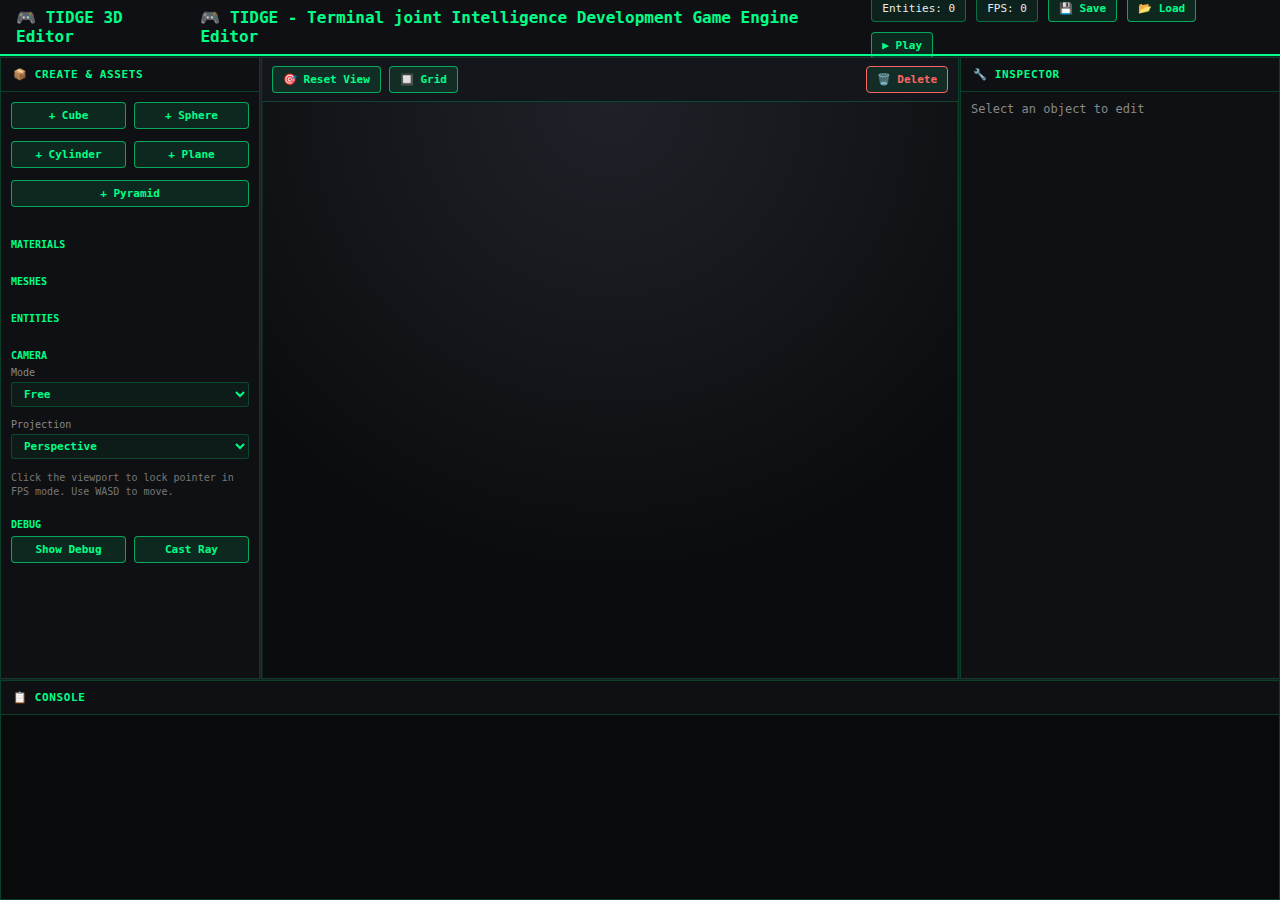
<file: editor-aaa.html>
<!DOCTYPE html>
<html lang="en">
<head>
  <meta charset="UTF-8">
  <meta name="viewport" content="width=device-width, initial-scale=1.0">
  <title>TIDGE - Terminal joint Intelligence Development Game Engine Editor</title>
  <style>
    * { margin: 0; padding: 0; box-sizing: border-box; }
    html, body { width: 100%; height: 100%; font-family: 'Monaco', monospace; background: #0a0b0d; color: #ececed; overflow: hidden; }

    .layout {
      display: grid;
      grid-template-columns: 260px 1fr 320px;
      grid-template-rows: 56px 1fr 220px;
      height: 100vh;
      gap: 1px;
      background: #1a1d22;
    }

    .header {
      grid-column: 1 / -1;
      background: #0f1013;
      border-bottom: 2px solid #00ff88;
      padding: 10px 16px;
      display: flex;
      justify-content: space-between;
      align-items: center;
      gap: 12px;
    }

    .title { font-size: 16px; font-weight: bold; color: #00ff88; }
    .stats { display: flex; gap: 10px; font-size: 11px; align-items: center; flex-wrap: wrap; }
    .stat { background: rgba(0, 255, 136, 0.08); border: 1px solid rgba(0, 255, 136, 0.35); padding: 6px 10px; border-radius: 4px; }

    button, select {
      background: rgba(0, 255, 136, 0.1);
      border: 1px solid rgba(0, 255, 136, 0.6);
      color: #00ff88;
      padding: 6px 10px;
      border-radius: 4px;
      cursor: pointer;
      font-size: 11px;
      font-weight: bold;
      font-family: monospace;
    }

    button:hover { background: rgba(0, 255, 136, 0.2); }
    button.active { background: #00ff88; color: #0a0b0d; }

    .panel {
      background: rgba(15, 16, 19, 0.95);
      border: 1px solid rgba(0, 255, 136, 0.2);
      display: flex;
      flex-direction: column;
      overflow: hidden;
    }

    .panel-title {
      padding: 10px 12px;
      border-bottom: 1px solid rgba(0, 255, 136, 0.2);
      font-weight: bold;
      color: #00ff88;
      font-size: 11px;
      text-transform: uppercase;
      letter-spacing: 0.6px;
    }

    .panel-content {
      flex: 1;
      overflow-y: auto;
      padding: 10px;
    }

    .left { grid-row: 2; grid-column: 1; }
    .center { grid-row: 2; grid-column: 2; display: flex; flex-direction: column; }
    .right { grid-row: 2; grid-column: 3; }
    .bottom { grid-row: 3; grid-column: 1 / -1; }

    .button-group {
      display: grid;
      grid-template-columns: 1fr 1fr;
      gap: 8px;
      margin-bottom: 12px;
    }

    .asset-item {
      padding: 8px 10px;
      margin-bottom: 6px;
      background: rgba(0, 255, 136, 0.05);
      border: 1px solid rgba(0, 255, 136, 0.15);
      border-radius: 4px;
      cursor: pointer;
      font-size: 11px;
    }

    .asset-item:hover { background: rgba(0, 255, 136, 0.15); border-color: #00ff88; }

    .asset-category {
      font-weight: bold;
      color: #00ff88;
      padding: 8px 0 6px;
      margin-top: 12px;
      font-size: 10px;
      text-transform: uppercase;
    }

    .viewport-wrap {
      position: relative;
      flex: 1;
      background: radial-gradient(circle at top, #1e2228 0%, #0b0c0f 70%);
      border-left: 1px solid rgba(0, 255, 136, 0.1);
      border-right: 1px solid rgba(0, 255, 136, 0.1);
    }

    #viewport, #overlay {
      position: absolute;
      top: 0;
      left: 0;
      width: 100%;
      height: 100%;
    }

    #overlay { pointer-events: none; }

    .toolbar {
      padding: 8px 10px;
      background: rgba(20, 23, 28, 0.9);
      border-bottom: 1px solid rgba(0, 255, 136, 0.2);
      display: flex;
      gap: 8px;
      align-items: center;
      flex-wrap: wrap;
    }

    .toolbar .spacer { flex: 1; }

    input[type="number"], input[type="text"], select {
      background: rgba(0, 255, 136, 0.05);
      border: 1px solid rgba(0, 255, 136, 0.2);
      color: #00ff88;
      padding: 4px 8px;
      border-radius: 3px;
      font-size: 11px;
      font-family: monospace;
      width: 100%;
    }

    .property {
      margin-bottom: 12px;
    }

    .property-label {
      font-size: 10px;
      color: #888;
      margin-bottom: 4px;
    }

    #console {
      flex: 1;
      overflow-y: auto;
      padding: 12px;
      font-size: 11px;
      background: rgba(0, 0, 0, 0.35);
    }

    .log { padding: 4px 0; border-bottom: 1px solid rgba(0, 255, 136, 0.1); }
    .log.error { color: #ff6464; }
    .log.success { color: #00ff88; }
    .log.info { color: #00ccff; }

    .hint {
      font-size: 10px;
      color: #777;
      margin-top: 6px;
      line-height: 1.4;
    }

    ::-webkit-scrollbar { width: 8px; }
    ::-webkit-scrollbar-track { background: rgba(0, 255, 136, 0.05); }
    ::-webkit-scrollbar-thumb { background: rgba(0, 255, 136, 0.2); border-radius: 4px; }
    ::-webkit-scrollbar-thumb:hover { background: rgba(0, 255, 136, 0.4); }
  </style>
</head>
<body>
  <div class="layout">
    <div class="header">
      <div class="title">🎮 TIDGE 3D Editor</div>
      <div class="title">🎮 TIDGE - Terminal joint Intelligence Development Game Engine Editor</div>
      <div class="stats">
        <div class="stat">Entities: <span id="entityCount">0</span></div>
        <div class="stat">FPS: <span id="fpsCount">0</span></div>
        <button onclick="editorSave()">💾 Save</button>
        <button onclick="editorLoad()">📂 Load</button>
        <button id="playBtn" onclick="togglePlay()">▶ Play</button>
      </div>
    </div>

    <div class="panel left">
      <div class="panel-title">📦 Create & Assets</div>
      <div class="panel-content">
        <div class="button-group">
          <button onclick="createCube()">+ Cube</button>
          <button onclick="createSphere()">+ Sphere</button>
        </div>
        <div class="button-group">
          <button onclick="createCylinder()">+ Cylinder</button>
          <button onclick="createPlane()">+ Plane</button>
        </div>
        <button style="width: 100%; margin-bottom: 12px;" onclick="createPyramid()">+ Pyramid</button>

        <div class="asset-category">Materials</div>
        <div id="materialsList"></div>

        <div class="asset-category">Meshes</div>
        <div id="meshesList"></div>

        <div class="asset-category">Entities</div>
        <div id="entityList"></div>

        <div class="asset-category">Camera</div>
        <div class="property">
          <div class="property-label">Mode</div>
          <select id="cameraMode" onchange="setCameraMode(this.value)">
            <option value="free">Free</option>
            <option value="fps">FPS (Pointer Lock)</option>
          </select>
        </div>
        <div class="property">
          <div class="property-label">Projection</div>
          <select id="cameraProjection" onchange="setCameraProjection(this.value)">
            <option value="perspective">Perspective</option>
            <option value="orthographic">Orthographic</option>
          </select>
        </div>
        <div class="hint">Click the viewport to lock pointer in FPS mode. Use WASD to move.</div>

        <div class="asset-category">Debug</div>
        <div class="button-group">
          <button id="debugToggle" onclick="toggleDebug()">Show Debug</button>
          <button onclick="castDebugRay()">Cast Ray</button>
        </div>
      </div>
    </div>

    <div class="center panel">
      <div class="toolbar">
        <button onclick="resetView()">🎯 Reset View</button>
        <button onclick="toggleGrid()">🔲 Grid</button>
        <div class="spacer"></div>
        <button onclick="selectedEntity ? deleteEntity() : null" style="border-color: #ff6464; color: #ff6464;">🗑️ Delete</button>
      </div>
      <div class="viewport-wrap">
        <canvas id="viewport"></canvas>
        <canvas id="overlay"></canvas>
      </div>
    </div>

    <div class="panel right">
      <div class="panel-title">🔧 Inspector</div>
      <div class="panel-content" id="inspector">
        <div style="color: #888; font-size: 12px;">Select an object to edit</div>
      </div>
    </div>

    <div class="panel bottom">
      <div class="panel-title">📋 Console</div>
      <div id="console"></div>
    </div>
  </div>

  <script src="engine-aaa.js"></script>
  <script>
    // ===== STATE =====
    let scene, glRenderer, gameLoop, assetManager, physicsSystem, inputSystem, scriptSystem;
    let selectedEntity = null;
    let isPlaying = false;
    let showDebug = false;
    let camera, cameraController, lights, config;
    let overlayCtx = null;

    // ===== INITIALIZATION =====
    function init() {
      const canvas = document.getElementById('viewport');
      const overlay = document.getElementById('overlay');
      resizeCanvases();

      glRenderer = new WebGLRenderer(canvas);
      overlayCtx = overlay.getContext('2d');
      scene = new Scene();
      assetManager = new AssetManager();
      physicsSystem = new PhysicsSystem();
      inputSystem = new InputSystem(canvas);
      scriptSystem = new ScriptSystem();
      config = new EngineConfig();
      gameLoop = new GameLoop(60);

      camera = new Camera('perspective');
      camera.transform.position = new Vec3(0, 4, 8);
      camera.transform.rotation.x = -0.4;
      camera.transform.rotation.y = 0.0;
      camera.aspect = canvas.width / canvas.height;
      cameraController = new FreeCamera(camera, 6);

      lights = {
        directional: new Vec3(-1, -1, -0.5),
        ambient: { r: 0.2, g: 0.2, b: 0.25 },
        point: new Vec3(3, 6, 3),
        pointColor: { r: 0.9, g: 0.9, b: 1.0 },
        pointRange: 12
      };

      createDefaultScene();

      gameLoop.setCallback(update);
      gameLoop.start();
      isPlaying = true;
      document.getElementById('playBtn').textContent = '⏸ Stop';

      updateUI();
      log('3D editor initialized', 'success');
    }

    function resizeCanvases() {
      const canvas = document.getElementById('viewport');
      const overlay = document.getElementById('overlay');
      const wrap = document.querySelector('.viewport-wrap');
      const rect = wrap.getBoundingClientRect();
      canvas.width = rect.width * window.devicePixelRatio;
      canvas.height = rect.height * window.devicePixelRatio;
      overlay.width = rect.width * window.devicePixelRatio;
      overlay.height = rect.height * window.devicePixelRatio;
      canvas.style.width = `${rect.width}px`;
      canvas.style.height = `${rect.height}px`;
      overlay.style.width = `${rect.width}px`;
      overlay.style.height = `${rect.height}px`;
      if (glRenderer) {
        glRenderer.width = canvas.width;
        glRenderer.height = canvas.height;
      }
      if (camera) camera.aspect = canvas.width / canvas.height;
    }

    window.addEventListener('resize', () => {
      resizeCanvases();
    });

    function createDefaultScene() {
      const ground = scene.createEntity('Ground');
      ground.setMesh(new Geometry('plane', { width: 12, depth: 12 }), new Material('Ground', { r: 0.2, g: 0.8, b: 0.6 }));
      ground.transform.position.y = -1.2;
      ground.transform.rotation.x = 0;

      const cube = scene.createEntity('Cube');
      cube.setMesh(new Geometry('box', { size: 1 }), new Material('Green', { r: 0, g: 1, b: 0.8 }));
      cube.rigidBody = new RigidBody(1);

      const sphere = scene.createEntity('Sphere');
      sphere.setMesh(new Geometry('sphere', { radius: 0.7 }), new Material('Red', { r: 1, g: 0.2, b: 0.3 }));
      sphere.transform.position.x = 2;
      sphere.rigidBody = new RigidBody(1);
    }

    function update(dt, isFixed) {
      if (isFixed) {
        scene.update(dt);
        physicsSystem.gravity = config.gravity;
        physicsSystem.update(scene.entities, dt);
        scriptSystem.update(scene.entities, dt);
      }

      if (!isFixed) {
        cameraController.update(dt, inputSystem);
        glRenderer.render(scene, camera, lights);
        drawOverlay();
        document.getElementById('entityCount').textContent = scene.entities.length;
        document.getElementById('fpsCount').textContent = gameLoop.fps;
        inputSystem.endFrame();
      }
    }

    function drawOverlay() {
      if (!overlayCtx) return;
      overlayCtx.clearRect(0, 0, overlayCtx.canvas.width, overlayCtx.canvas.height);
      if (!showDebug) return;
      for (const entity of scene.entities) {
        if (entity.aabb) drawAABB(entity.aabb);
      }
      const debug = physicsSystem.debug;
      for (const ray of debug.rays) {
        drawRay(ray);
      }
      debug.rays.length = 0;
    }

    function projectPoint(point) {
      const vp = Matrix4.multiply(camera.getProjectionMatrix(), camera.getViewMatrix());
      const clip = Matrix4.transformVec4(vp, [point.x, point.y, point.z, 1]);
      if (clip[3] === 0) return null;
      const ndc = [clip[0] / clip[3], clip[1] / clip[3]];
      const x = (ndc[0] * 0.5 + 0.5) * overlayCtx.canvas.width;
      const y = (-ndc[1] * 0.5 + 0.5) * overlayCtx.canvas.height;
      return { x, y };
    }

    function drawAABB(aabb) {
      const corners = [
        new Vec3(aabb.min.x, aabb.min.y, aabb.min.z),
        new Vec3(aabb.max.x, aabb.min.y, aabb.min.z),
        new Vec3(aabb.max.x, aabb.max.y, aabb.min.z),
        new Vec3(aabb.min.x, aabb.max.y, aabb.min.z),
        new Vec3(aabb.min.x, aabb.min.y, aabb.max.z),
        new Vec3(aabb.max.x, aabb.min.y, aabb.max.z),
        new Vec3(aabb.max.x, aabb.max.y, aabb.max.z),
        new Vec3(aabb.min.x, aabb.max.y, aabb.max.z)
      ];
      const projected = corners.map(projectPoint).filter(Boolean);
      if (projected.length < 4) return;
      overlayCtx.strokeStyle = '#00ccff';
      overlayCtx.lineWidth = 2;
      overlayCtx.beginPath();
      overlayCtx.moveTo(projected[0].x, projected[0].y);
      projected.slice(1).forEach(p => overlayCtx.lineTo(p.x, p.y));
      overlayCtx.closePath();
      overlayCtx.stroke();
    }

    function drawRay(ray) {
      const start = projectPoint(ray.origin);
      const end = projectPoint(ray.origin.add(ray.direction.mul(5)));
      if (!start || !end) return;
      overlayCtx.strokeStyle = '#ffcc00';
      overlayCtx.lineWidth = 2;
      overlayCtx.beginPath();
      overlayCtx.moveTo(start.x, start.y);
      overlayCtx.lineTo(end.x, end.y);
      overlayCtx.stroke();
      }
      if (camera) camera.aspect = canvas.width / canvas.height;
    }

    window.addEventListener('resize', () => {
      resizeCanvases();
    });

    function createDefaultScene() {
      const ground = scene.createEntity('Ground');
      ground.setMesh(new Geometry('plane', { width: 12, depth: 12 }), new Material('Ground', { r: 0.2, g: 0.8, b: 0.6 }));
      ground.transform.position.y = -1.2;
      ground.transform.rotation.x = 0;

      const cube = scene.createEntity('Cube');
      cube.setMesh(new Geometry('box', { size: 1 }), new Material('Green', { r: 0, g: 1, b: 0.8 }));
      cube.rigidBody = new RigidBody(1);

      const sphere = scene.createEntity('Sphere');
      sphere.setMesh(new Geometry('sphere', { radius: 0.7 }), new Material('Red', { r: 1, g: 0.2, b: 0.3 }));
      sphere.transform.position.x = 2;
      sphere.rigidBody = new RigidBody(1);
    }

    function update(dt, isFixed) {
      if (isFixed) {
        scene.update(dt);
        physicsSystem.gravity = config.gravity;
        physicsSystem.update(scene.entities, dt);
        scriptSystem.update(scene.entities, dt);
      }

      if (!isFixed) {
        cameraController.update(dt, inputSystem);
        glRenderer.render(scene, camera, lights);
        drawOverlay();
        document.getElementById('entityCount').textContent = scene.entities.length;
        document.getElementById('fpsCount').textContent = gameLoop.fps;
        inputSystem.endFrame();
      }
    }

    function drawOverlay() {
      if (!overlayCtx) return;
      overlayCtx.clearRect(0, 0, overlayCtx.canvas.width, overlayCtx.canvas.height);
      if (!showDebug) return;
      for (const entity of scene.entities) {
        if (entity.aabb) drawAABB(entity.aabb);
      }
      const debug = physicsSystem.debug;
      for (const ray of debug.rays) {
        drawRay(ray);
      }
      debug.rays.length = 0;
    }

    function projectPoint(point) {
      const vp = Matrix4.multiply(camera.getProjectionMatrix(), camera.getViewMatrix());
      const clip = Matrix4.transformVec4(vp, [point.x, point.y, point.z, 1]);
      if (clip[3] === 0) return null;
      const ndc = [clip[0] / clip[3], clip[1] / clip[3]];
      const x = (ndc[0] * 0.5 + 0.5) * overlayCtx.canvas.width;
      const y = (-ndc[1] * 0.5 + 0.5) * overlayCtx.canvas.height;
      return { x, y };
    }

    function drawAABB(aabb) {
      const corners = [
        new Vec3(aabb.min.x, aabb.min.y, aabb.min.z),
        new Vec3(aabb.max.x, aabb.min.y, aabb.min.z),
        new Vec3(aabb.max.x, aabb.max.y, aabb.min.z),
        new Vec3(aabb.min.x, aabb.max.y, aabb.min.z),
        new Vec3(aabb.min.x, aabb.min.y, aabb.max.z),
        new Vec3(aabb.max.x, aabb.min.y, aabb.max.z),
        new Vec3(aabb.max.x, aabb.max.y, aabb.max.z),
        new Vec3(aabb.min.x, aabb.max.y, aabb.max.z)
      ];
      const projected = corners.map(projectPoint).filter(Boolean);
      if (projected.length < 4) return;
      overlayCtx.strokeStyle = '#00ccff';
      overlayCtx.lineWidth = 2;
      overlayCtx.beginPath();
      overlayCtx.moveTo(projected[0].x, projected[0].y);
      projected.slice(1).forEach(p => overlayCtx.lineTo(p.x, p.y));
      overlayCtx.closePath();
      overlayCtx.stroke();
    }

    function drawRay(ray) {
      const start = projectPoint(ray.origin);
      const end = projectPoint(ray.origin.add(ray.direction.mul(5)));
      if (!start || !end) return;
      overlayCtx.strokeStyle = '#ffcc00';
      overlayCtx.lineWidth = 2;
      overlayCtx.beginPath();
      overlayCtx.moveTo(start.x, start.y);
      overlayCtx.lineTo(end.x, end.y);
      overlayCtx.stroke();
      log('Editor initialized', 'success');
    }

    function update(dt, isFixed) {
      if (isFixed) {
        scene.update(dt);
      }
      if (!isFixed && isTimelinePlay && selectedEntity && selectedEntity.animationController.currentClip) {
        timelineTime += dt;
        document.getElementById('timelineSlider').value = timelineTime;
        document.getElementById('timelineTime').textContent = timelineTime.toFixed(1) + 's';
        if (timelineTime >= selectedEntity.animationController.currentClip.duration) {
          timelineTime = 0;
        }
      }
      if (!isFixed) {
        renderer.render(scene);
        document.getElementById('entityCount').textContent = scene.entities.length;
        document.getElementById('fpsCount').textContent = gameLoop.fps;
      }
    }

    // ===== CREATION =====
    function createCube() {
      const e = scene.createEntity(`Cube_${scene.entities.length}`);
      e.setMesh(new Geometry('box', { size: 1 }), new Material('Green', { r: 0, g: 1, b: 0.8 }));
      e.rigidBody = new RigidBody(1);
      updateUI();
      log(`Created ${e.name}`, 'success');
    }

    function createSphere() {
      const e = scene.createEntity(`Sphere_${scene.entities.length}`);
      e.setMesh(new Geometry('sphere', { radius: 0.7 }), new Material('Red', { r: 1, g: 0.2, b: 0.3 }));
      e.rigidBody = new RigidBody(1);
      updateUI();
      log(`Created ${e.name}`, 'success');
    }

    function createCylinder() {
      const e = scene.createEntity(`Cylinder_${scene.entities.length}`);
      e.setMesh(new Geometry('cylinder', { radius: 0.5, height: 1.5 }), new Material('Blue', { r: 0.2, g: 0.4, b: 1 }));
      e.rigidBody = new RigidBody(1);
      updateUI();
      log(`Created ${e.name}`, 'success');
    }

    function createPlane() {
      const e = scene.createEntity(`Plane_${scene.entities.length}`);
      e.setMesh(new Geometry('plane', { width: 2, depth: 2 }), new Material('White', { r: 0.9, g: 0.9, b: 0.9 }));
      updateUI();
      log(`Created ${e.name}`, 'success');
    }

    function createPyramid() {
      const e = scene.createEntity(`Pyramid_${scene.entities.length}`);
      e.setMesh(new Geometry('pyramid', { size: 1 }), new Material('Black', { r: 0.2, g: 0.2, b: 0.2 }));
      e.rigidBody = new RigidBody(1);
      updateUI();
      log(`Created ${e.name}`, 'success');
    }

    // ===== CAMERA =====
    function setCameraMode(mode) {
      if (mode === 'fps') {
        cameraController = new FPSCamera(camera, 6, 0.002);
        log('Camera set to FPS mode (click viewport for pointer lock)', 'info');
      } else {
        cameraController = new FreeCamera(camera, 6);
        log('Camera set to Free mode', 'info');
    // ===== SELECTION =====
    function selectEntity(entity) {
      if (selectedEntity) selectedEntity.selected = false;
      selectedEntity = entity;
      if (selectedEntity) {
        selectedEntity.selected = true;
        log(`Selected: ${selectedEntity.name}`, 'info');
      }
      updateInspector();
    }

    function selectEntityById(id) {
      const entity = scene.entities.find(e => e.id === id);
      if (entity) selectEntity(entity);
    }

    const canvas = document.getElementById('viewport');
    canvas.addEventListener('click', (e) => {
      const rect = canvas.getBoundingClientRect();
      const mx = e.clientX - rect.left;
      const my = e.clientY - rect.top;

      for (const entity of scene.entities) {
        const ex = renderer.width / 2 + entity.transform.position.x * renderer.zoom;
        const ey = renderer.height / 2 - entity.transform.position.z * renderer.zoom;
        const s = Math.max(entity.transform.scale.x, entity.transform.scale.z) * renderer.zoom;

        if (mx > ex - s / 2 && mx < ex + s / 2 && my > ey - s / 2 && my < ey + s / 2) {
          selectEntity(entity);
          return;
        }
      }
    }

    function setCameraProjection(mode) {
      camera.type = mode;
      log(`Camera projection: ${mode}`, 'info');
    }

    function resetView() {
      camera.transform.position = new Vec3(0, 4, 8);
      camera.transform.rotation = new Vec3(-0.4, 0, 0);
      log('Camera reset', 'info');
    }

    // ===== DEBUG =====
    function toggleDebug() {
      showDebug = !showDebug;
      document.getElementById('debugToggle').textContent = showDebug ? 'Hide Debug' : 'Show Debug';
      log(`Debug ${showDebug ? 'enabled' : 'disabled'}`, 'info');
    }

    function castDebugRay() {
      const forward = getCameraForward();
      const ray = new Ray(camera.transform.position.clone(), forward);
      physicsSystem.raycast(ray, scene.entities);
      log('Raycast triggered', 'info');
    }

    function getCameraForward() {
      const mat = camera.transform.getLocalMatrix();
      const vec = Matrix4.transformVec4(mat, [0, 0, -1, 0]);
      return new Vec3(vec[0], vec[1], vec[2]).norm();
    }


    function resetView() {
      camera.transform.position = new Vec3(0, 4, 8);
      camera.transform.rotation = new Vec3(-0.4, 0, 0);
      log('Camera reset', 'info');
    }

    // ===== DEBUG =====
    function toggleDebug() {
      showDebug = !showDebug;
      document.getElementById('debugToggle').textContent = showDebug ? 'Hide Debug' : 'Show Debug';
      log(`Debug ${showDebug ? 'enabled' : 'disabled'}`, 'info');
    }

    function castDebugRay() {
      const forward = getCameraForward();
      const ray = new Ray(camera.transform.position.clone(), forward);
      physicsSystem.raycast(ray, scene.entities);
      log('Raycast triggered', 'info');
    }

    function getCameraForward() {
      const mat = camera.transform.getLocalMatrix();
      const vec = Matrix4.transformVec4(mat, [0, 0, -1, 0]);
      return new Vec3(vec[0], vec[1], vec[2]).norm();
    }

    function toggleGrid() {
      log('Grid overlay is implicit in scene view', 'info');
    }

    // ===== SELECTION =====
    function selectEntity(entity) {
      if (selectedEntity) selectedEntity.selected = false;
      selectedEntity = entity;
      if (selectedEntity) {
        selectedEntity.selected = true;
        log(`Selected: ${selectedEntity.name}`, 'info');
      }
      updateInspector();
    }
      selectEntity(null);
    });

    function selectEntityById(id) {
      const entity = scene.entities.find(e => e.id === id);
      if (entity) selectEntity(entity);
    }

    function getPickRay(clientX, clientY) {
      const canvas = document.getElementById('viewport');
      const rect = canvas.getBoundingClientRect();
      const x = ((clientX - rect.left) / rect.width) * 2 - 1;
      const y = -(((clientY - rect.top) / rect.height) * 2 - 1);
      const invVP = Matrix4.multiply(camera.getProjectionMatrix(), camera.getViewMatrix());
      invVP.invert();
      const near = Matrix4.transformVec4(invVP, [x, y, -1, 1]);
      const far = Matrix4.transformVec4(invVP, [x, y, 1, 1]);
      const nearW = new Vec3(near[0] / near[3], near[1] / near[3], near[2] / near[3]);
      const farW = new Vec3(far[0] / far[3], far[1] / far[3], far[2] / far[3]);
      return new Ray(nearW, farW.sub(nearW));
    }

    const canvas = document.getElementById('viewport');
    canvas.addEventListener('click', (e) => {
      const ray = getPickRay(e.clientX, e.clientY);
      const hit = physicsSystem.raycast(ray, scene.entities);
      if (hit) {
        selectEntity(hit);
        return;
      }
      selectEntity(null);
    });

    // ===== INSPECTOR =====
    function updateInspector() {
      const inspector = document.getElementById('inspector');
      if (!selectedEntity) {
        inspector.innerHTML = '<div style="color: #888; font-size: 12px;">Select an object to edit</div>';
        return;
      }

      const t = selectedEntity.transform;
      inspector.innerHTML = `
        <div class="property">
          <div class="property-label">Name</div>
          <input type="text" value="${selectedEntity.name}" onchange="selectedEntity.name = this.value; updateInspector(); updateUI();">
        </div>

        <div class="property">
          <div class="property-label">Position X</div>
          <input type="number" step="0.1" value="${t.position.x.toFixed(2)}" onchange="selectedEntity.transform.position.x = parseFloat(this.value); updateInspector();">
        </div>

        <div class="property">
          <div class="property-label">Position Y</div>
          <input type="number" step="0.1" value="${t.position.y.toFixed(2)}" onchange="selectedEntity.transform.position.y = parseFloat(this.value); updateInspector();">
        </div>

        <div class="property">
          <div class="property-label">Position Z</div>
          <input type="number" step="0.1" value="${t.position.z.toFixed(2)}" onchange="selectedEntity.transform.position.z = parseFloat(this.value); updateInspector();">
        </div>

        <div class="property">
          <div class="property-label">Rotation X</div>
          <input type="number" step="0.1" value="${t.rotation.x.toFixed(2)}" onchange="selectedEntity.transform.rotation.x = parseFloat(this.value); updateInspector();">
        </div>

        <div class="property">
          <div class="property-label">Rotation Y</div>
          <input type="number" step="0.1" value="${t.rotation.y.toFixed(2)}" onchange="selectedEntity.transform.rotation.y = parseFloat(this.value); updateInspector();">
        </div>

        <div class="property">
          <div class="property-label">Rotation Z</div>
          <input type="number" step="0.1" value="${t.rotation.z.toFixed(2)}" onchange="selectedEntity.transform.rotation.z = parseFloat(this.value); updateInspector();">
        </div>

        <div class="property">
          <div class="property-label">Scale</div>
          <input type="number" step="0.1" value="${t.scale.x.toFixed(2)}" onchange="selectedEntity.transform.scale.x = selectedEntity.transform.scale.y = selectedEntity.transform.scale.z = parseFloat(this.value); updateInspector();">
        </div>

        <button style="width: 100%; margin-top: 16px;" onclick="createAnimation()">✨ Create Animation</button>
      `;
    }

    function updateUI() {
      // Materials
      let html = '';
      for (const mat of assetManager.getMaterials()) {
        html += `<div class="asset-item" onclick="log(\\"Material: ${mat.name}\\")">${mat.name}</div>`;
      }
      document.getElementById('materialsList').innerHTML = html;

      // Meshes
      html = '';
      for (const mesh of assetManager.getMeshes()) {
        html += `<div class="asset-item" onclick="log(\\"Mesh: ${mesh}\\")">${mesh}</div>`;
      }
      document.getElementById('meshesList').innerHTML = html;

      // Entities
      html = '';
      for (const entity of scene.entities) {
        html += `<div class="asset-item" onclick="selectEntityById(${entity.id})">${entity.name}</div>`;
      }
      document.getElementById('entityList').innerHTML = html || '<div style="color: #666; font-size: 11px;">No entities yet</div>';
      document.getElementById('entityList').innerHTML = html || '<div style=\"color: #666; font-size: 11px;\">No entities yet</div>';
    }

    // ===== ANIMATION =====
    function createAnimation() {
      if (!selectedEntity) return;
      const clip = new AnimationClip(selectedEntity.name + '_Anim');
      clip.addKeyframe('posX', 0, selectedEntity.transform.position.x);
      clip.addKeyframe('posX', 2, selectedEntity.transform.position.x + 3);
      clip.addKeyframe('posX', 4, selectedEntity.transform.position.x);
      clip.addKeyframe('rotY', 0, 0);
      clip.addKeyframe('rotY', 4, Math.PI * 2);

      selectedEntity.animationController.addClip(clip);
      log(`Created animation for ${selectedEntity.name}`, 'success');
    }

    function togglePlay() {
      isPlaying = !isPlaying;
      document.getElementById('playBtn').textContent = isPlaying ? '⏸ Stop' : '▶ Play';
      if (isPlaying) {
        gameLoop.resume();
      } else {
        gameLoop.pause();
      }
    }

    function toggleGrid() {
      log('Grid toggled');
    }

    function resetView() {
      log('View reset');
    }

    // ===== DELETION =====
    function deleteEntity() {
      if (!selectedEntity) return;
      const name = selectedEntity.name;
      scene.deleteEntity(selectedEntity);
      selectedEntity = null;
      updateUI();
      updateInspector();
      log(`Deleted: ${name}`, 'info');
    }

    // ===== SAVE/LOAD =====
    function editorSave() {
      const data = scene.serialize();
      localStorage.setItem('tidge_scene', JSON.stringify(data));
      log('Scene saved ✓', 'success');
    }

    function editorLoad() {
      const data = localStorage.getItem('tidge_scene');
      if (data) {
        scene.deserialize(JSON.parse(data));
        updateUI();
        log('Scene loaded ✓', 'success');
      } else {
        log('No saved scene', 'error');
      }
    }

    // ===== LOGGING =====
    function log(msg, type = 'log') {
      const console_el = document.getElementById('console');
      const msg_el = document.createElement('div');
      msg_el.className = 'log ' + type;
      msg_el.textContent = msg;
      console_el.appendChild(msg_el);
      console_el.scrollTop = console_el.scrollHeight;
    }

    // ===== START =====
    window.addEventListener('load', () => { init(); });
  </script>
</body>
</html>
</file>
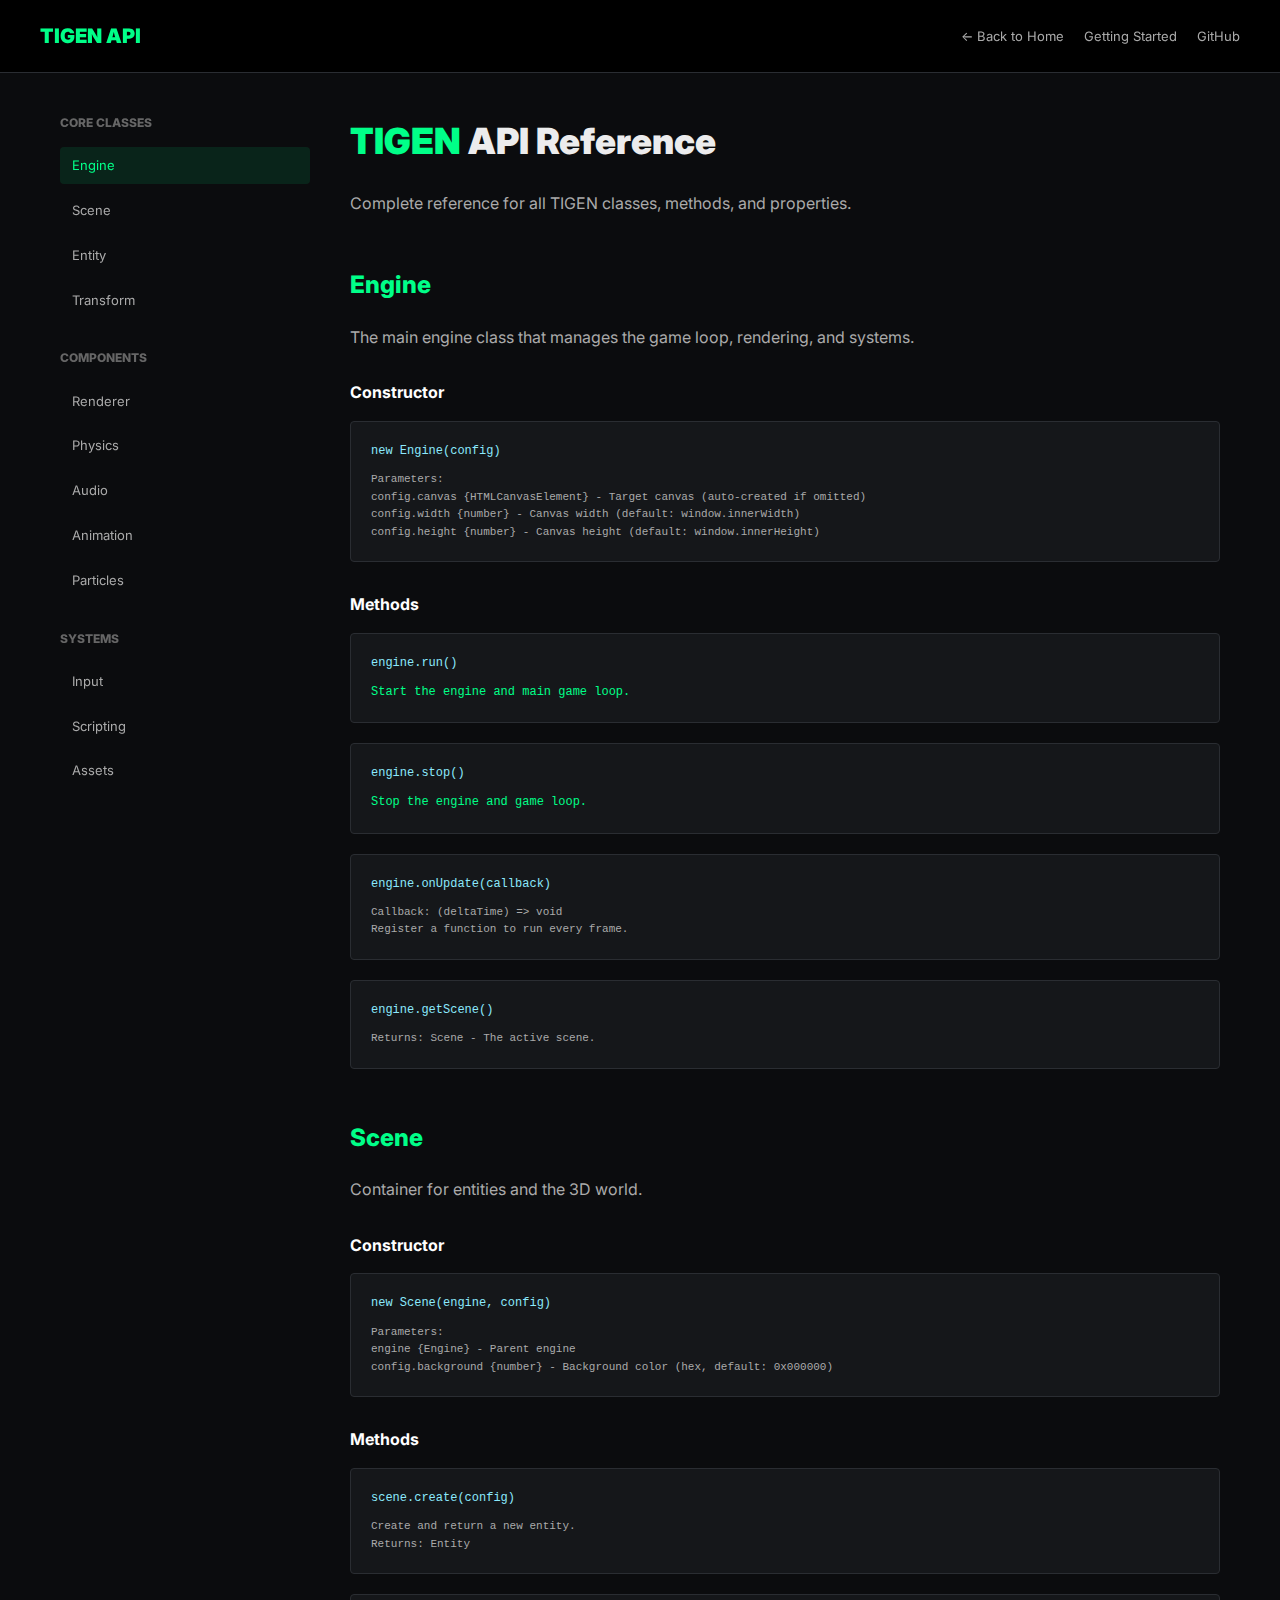
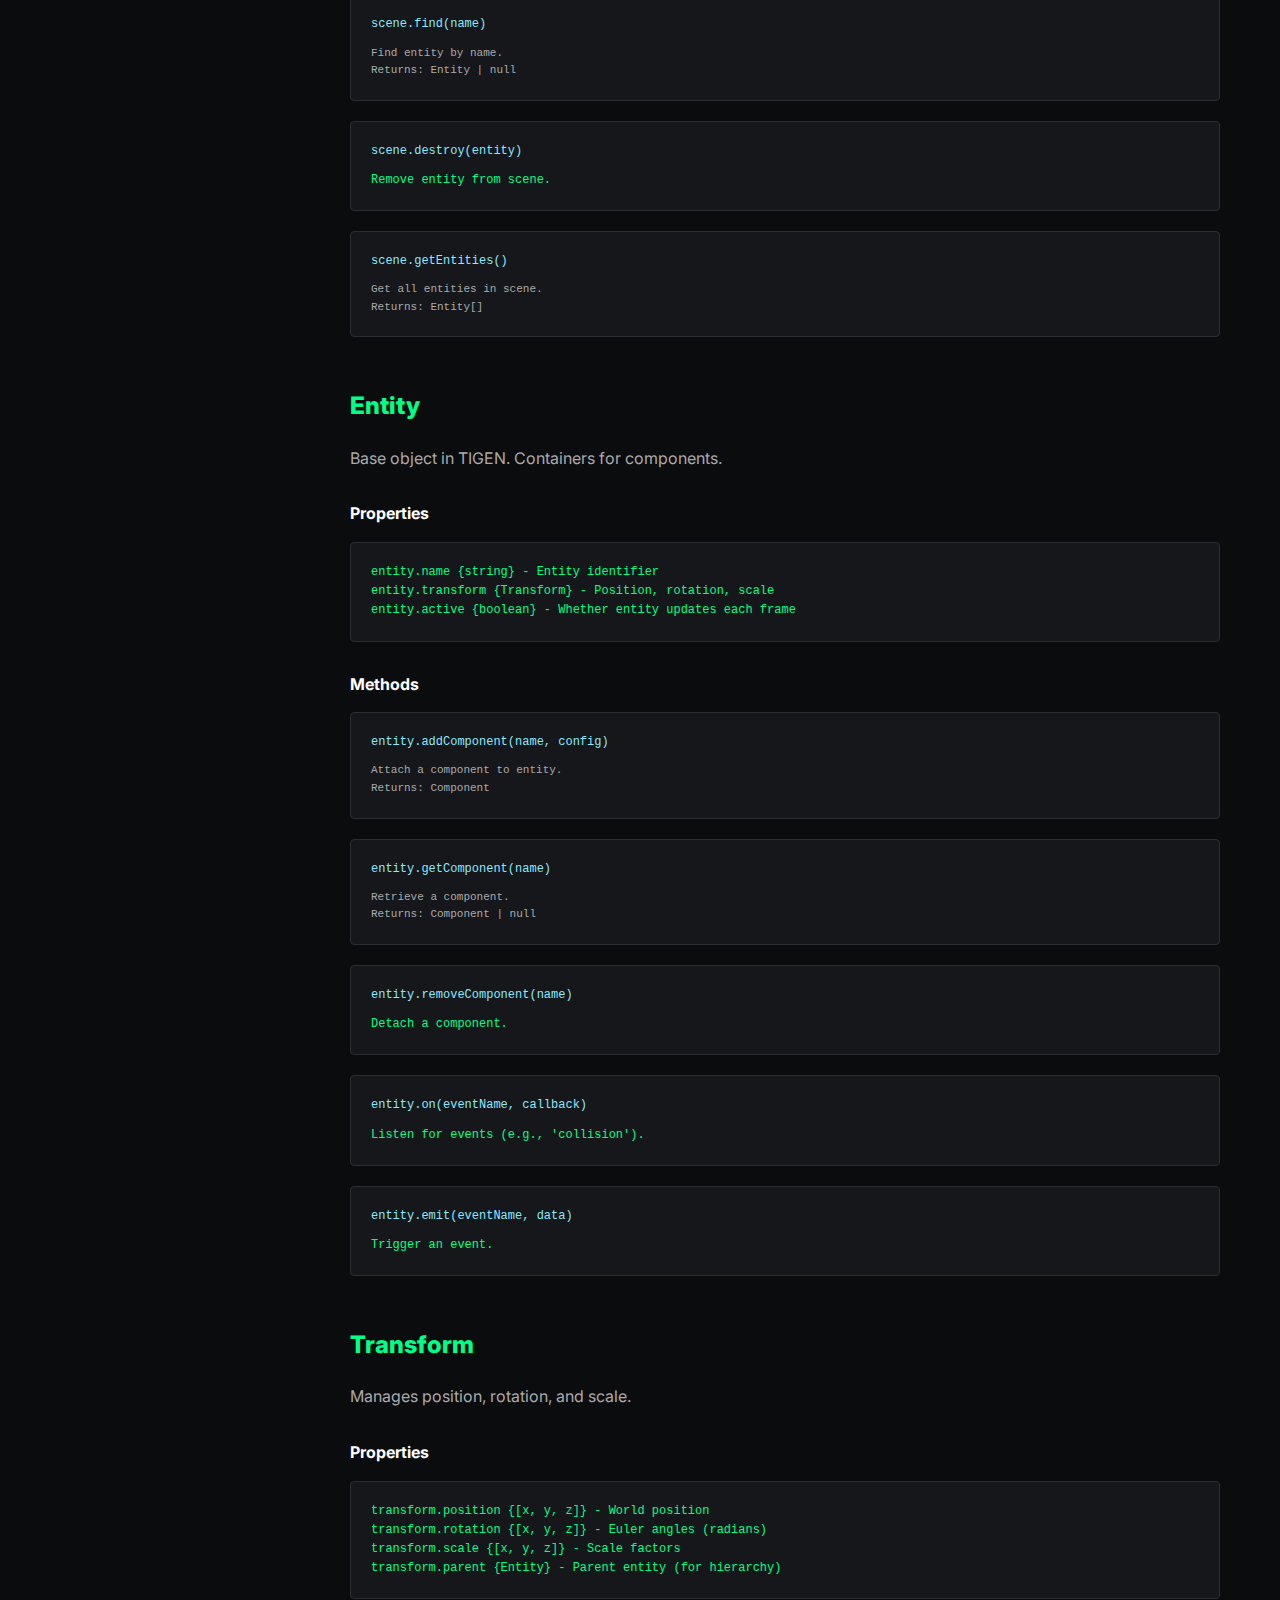
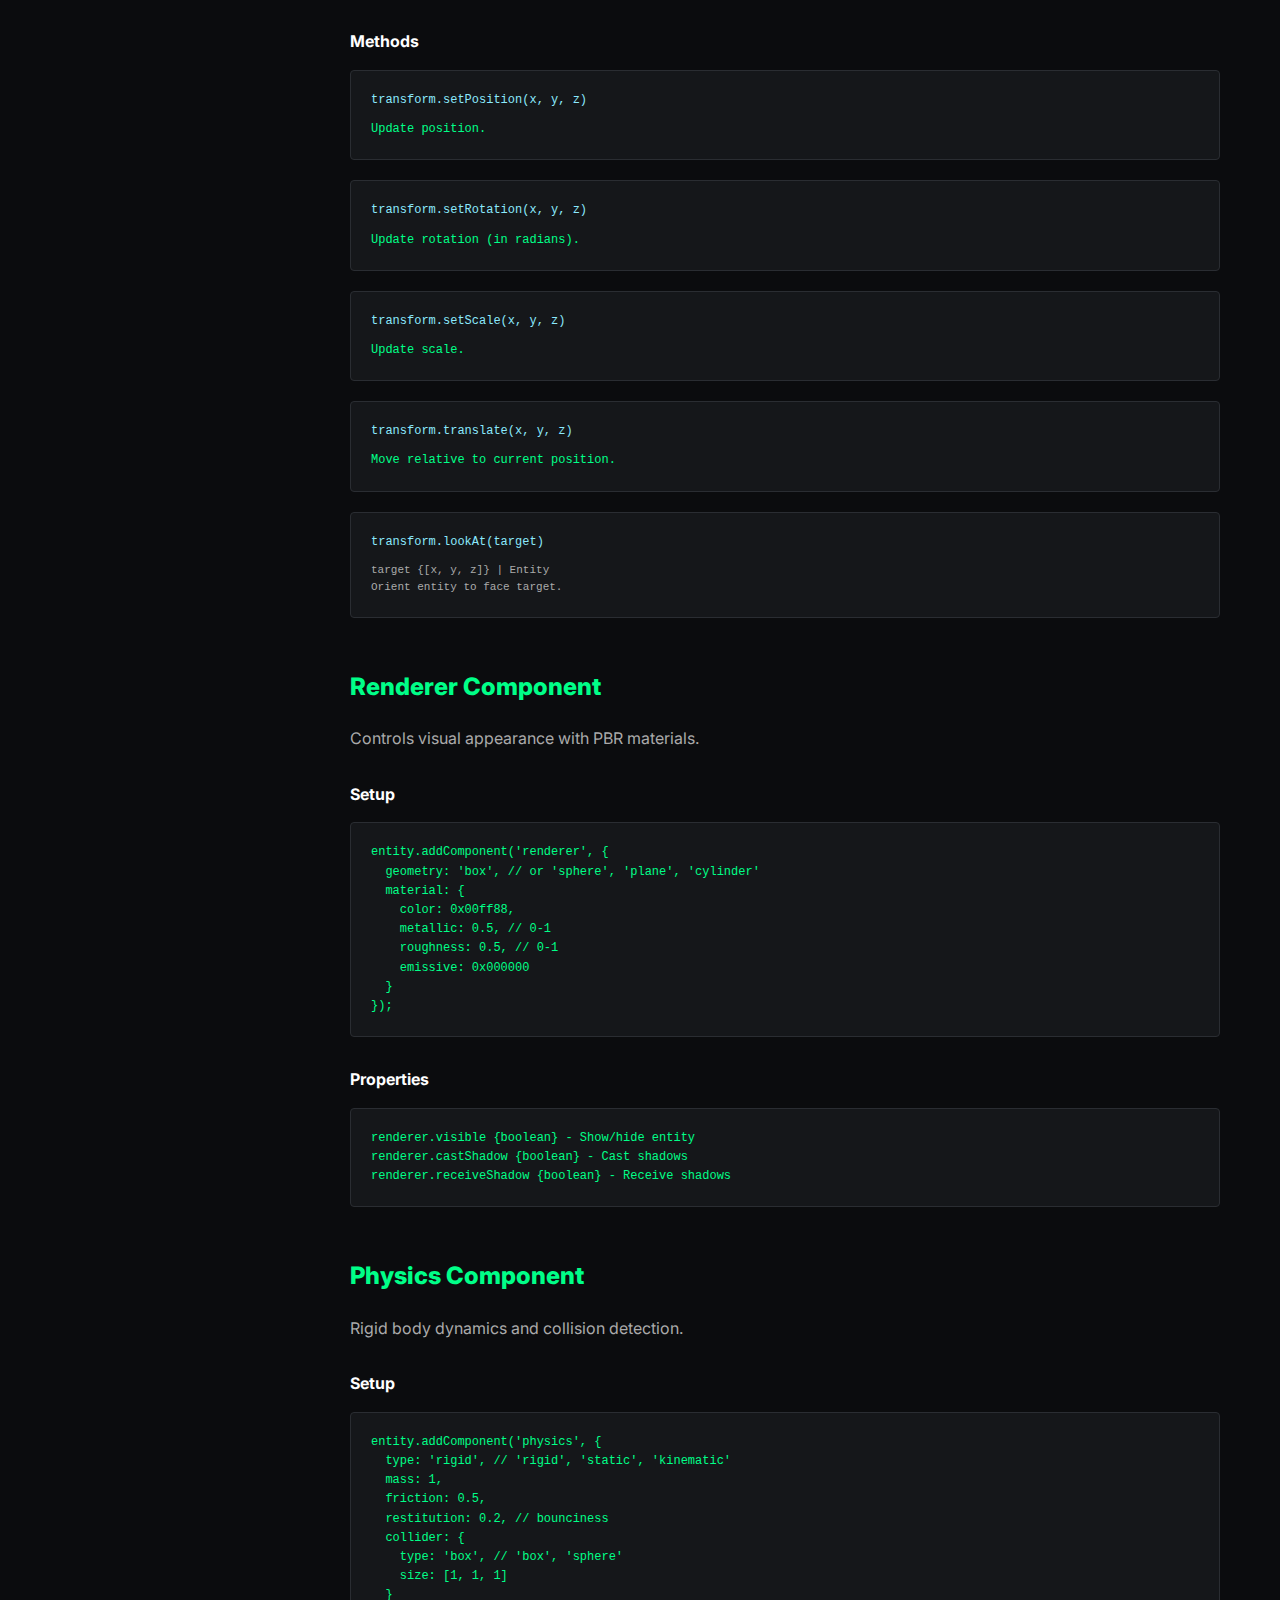
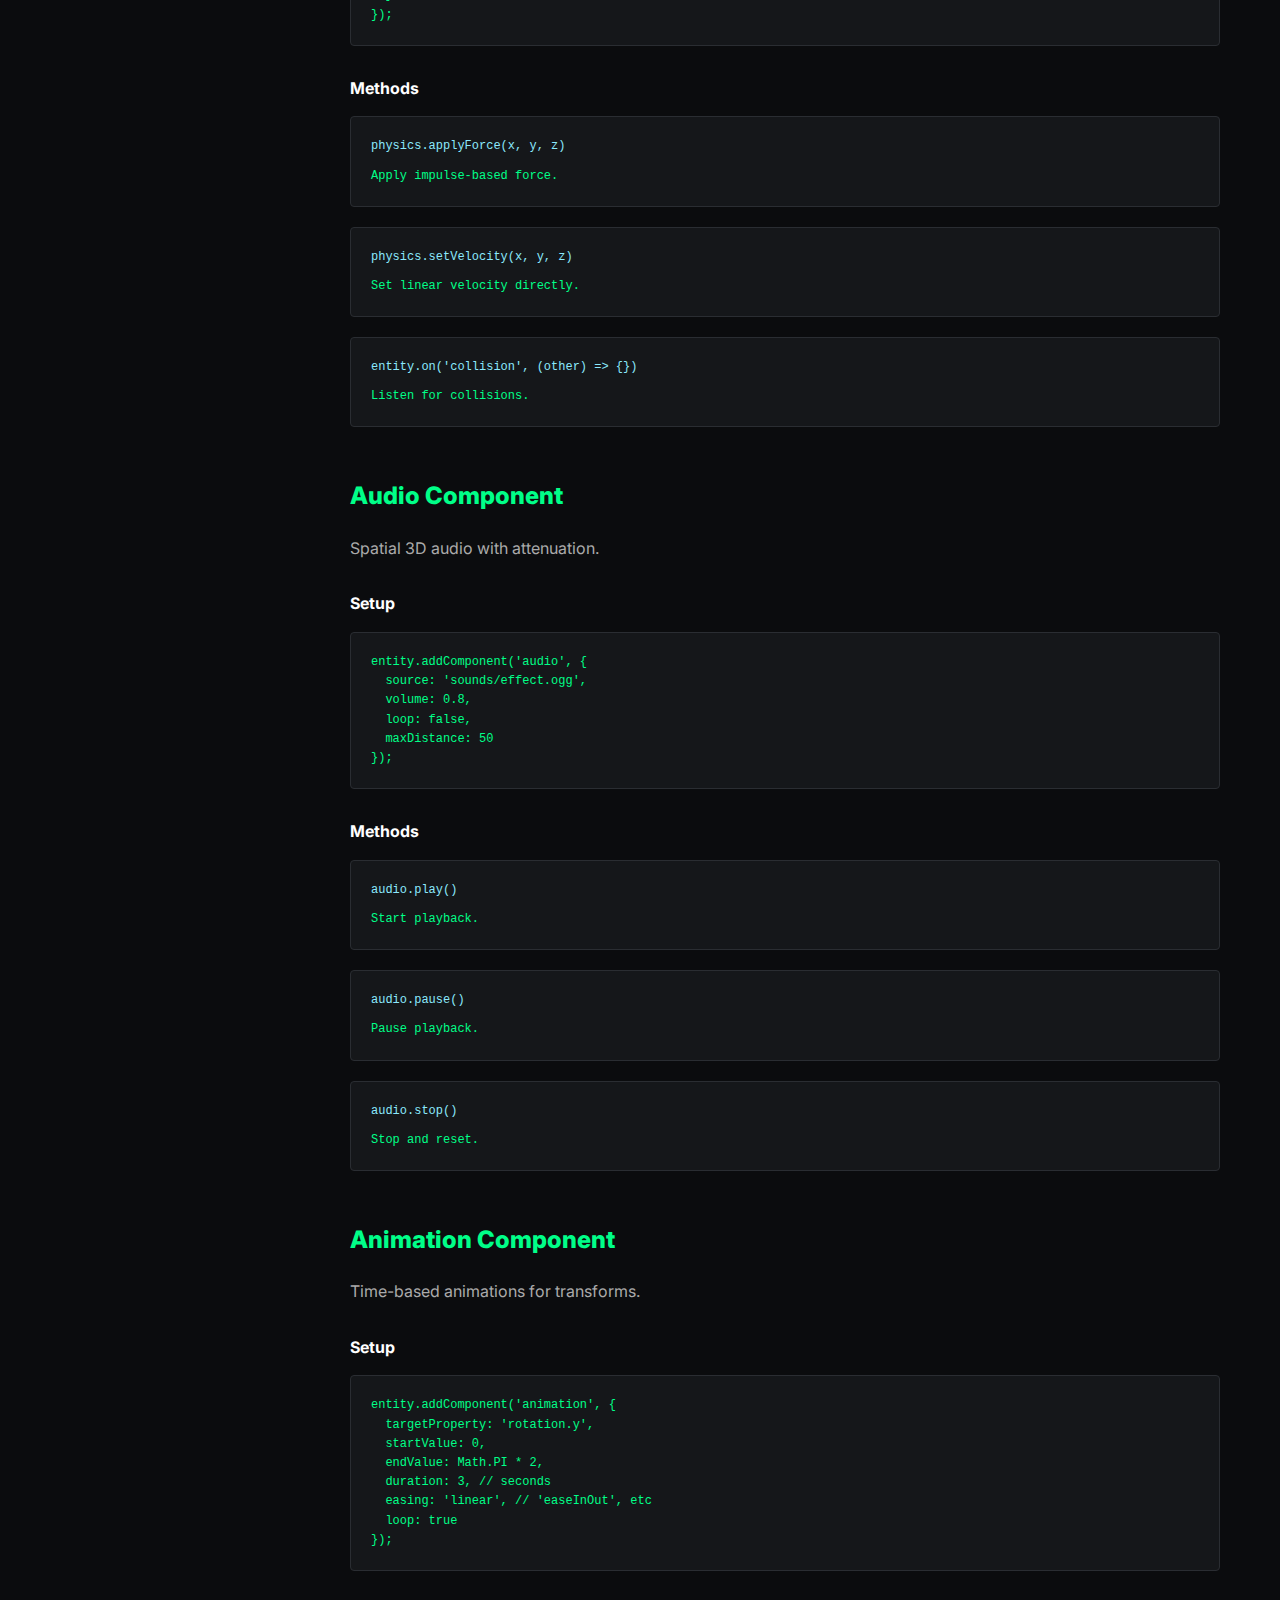
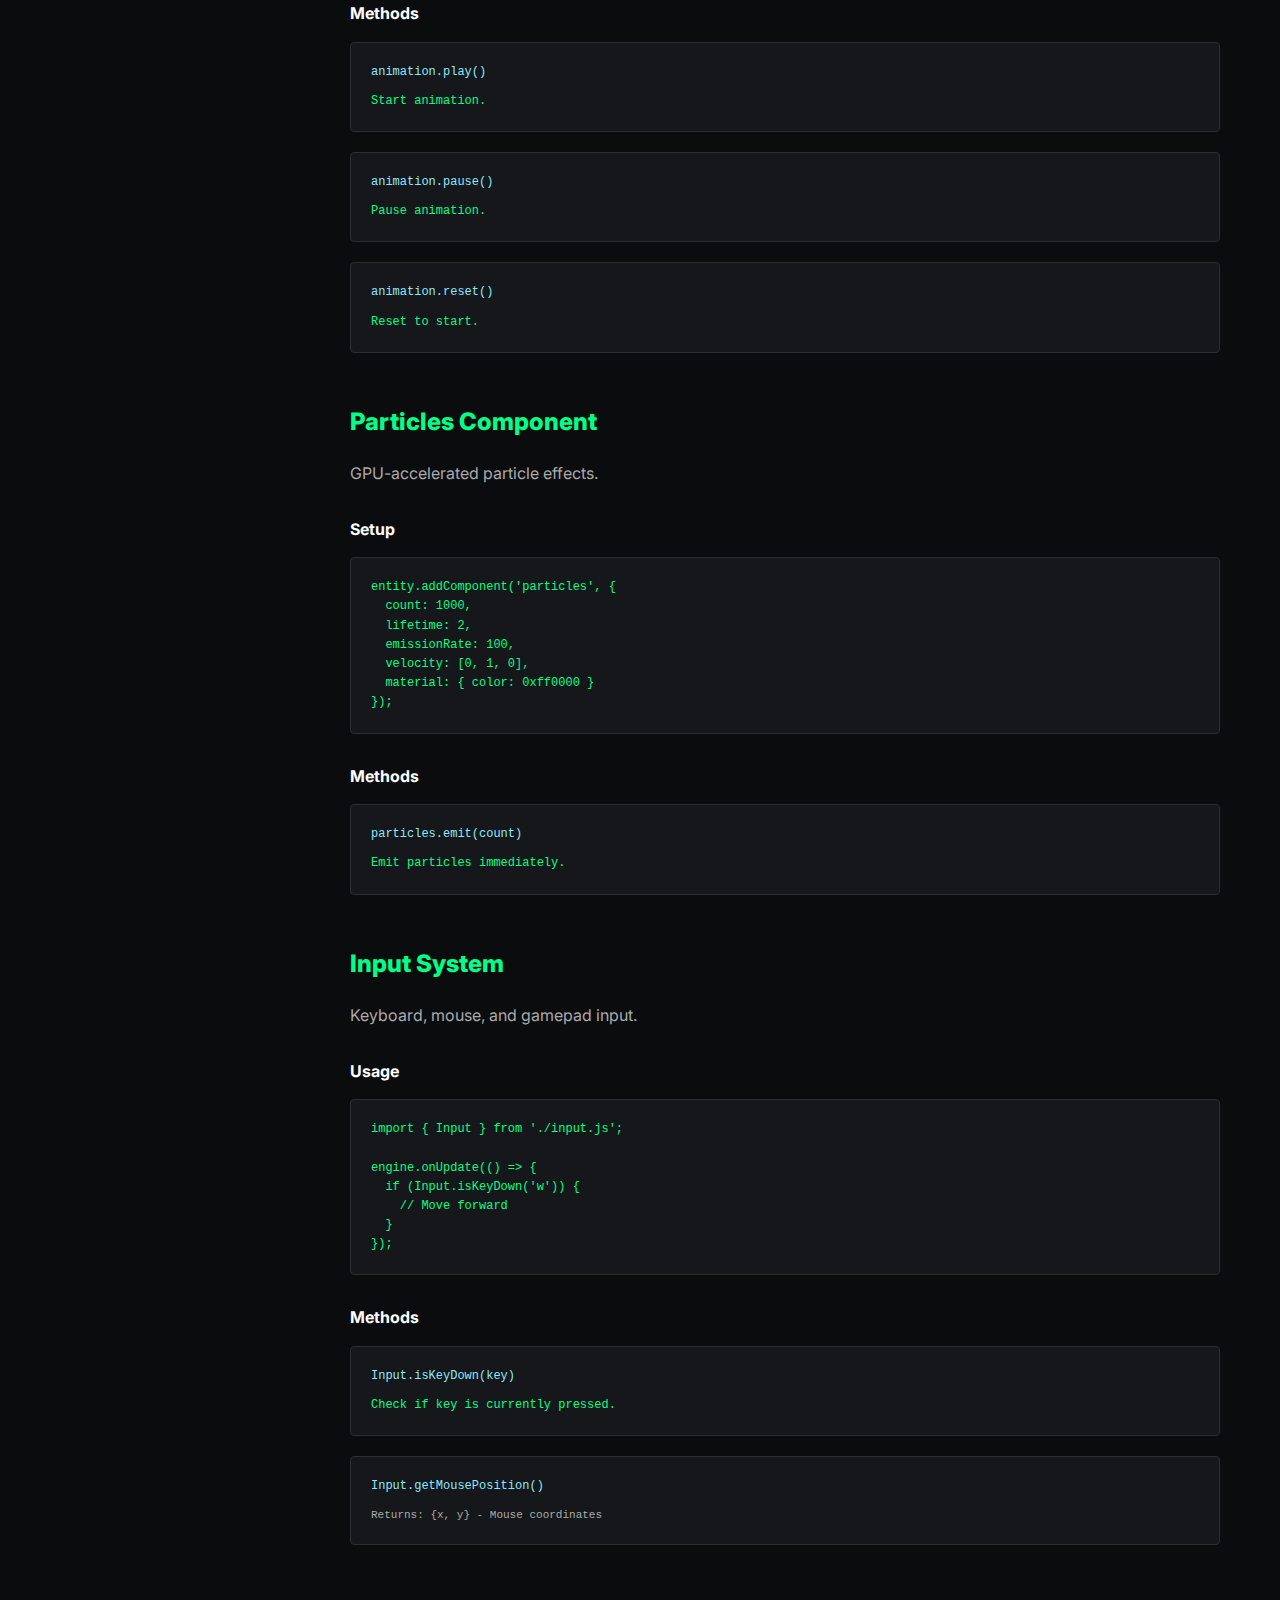
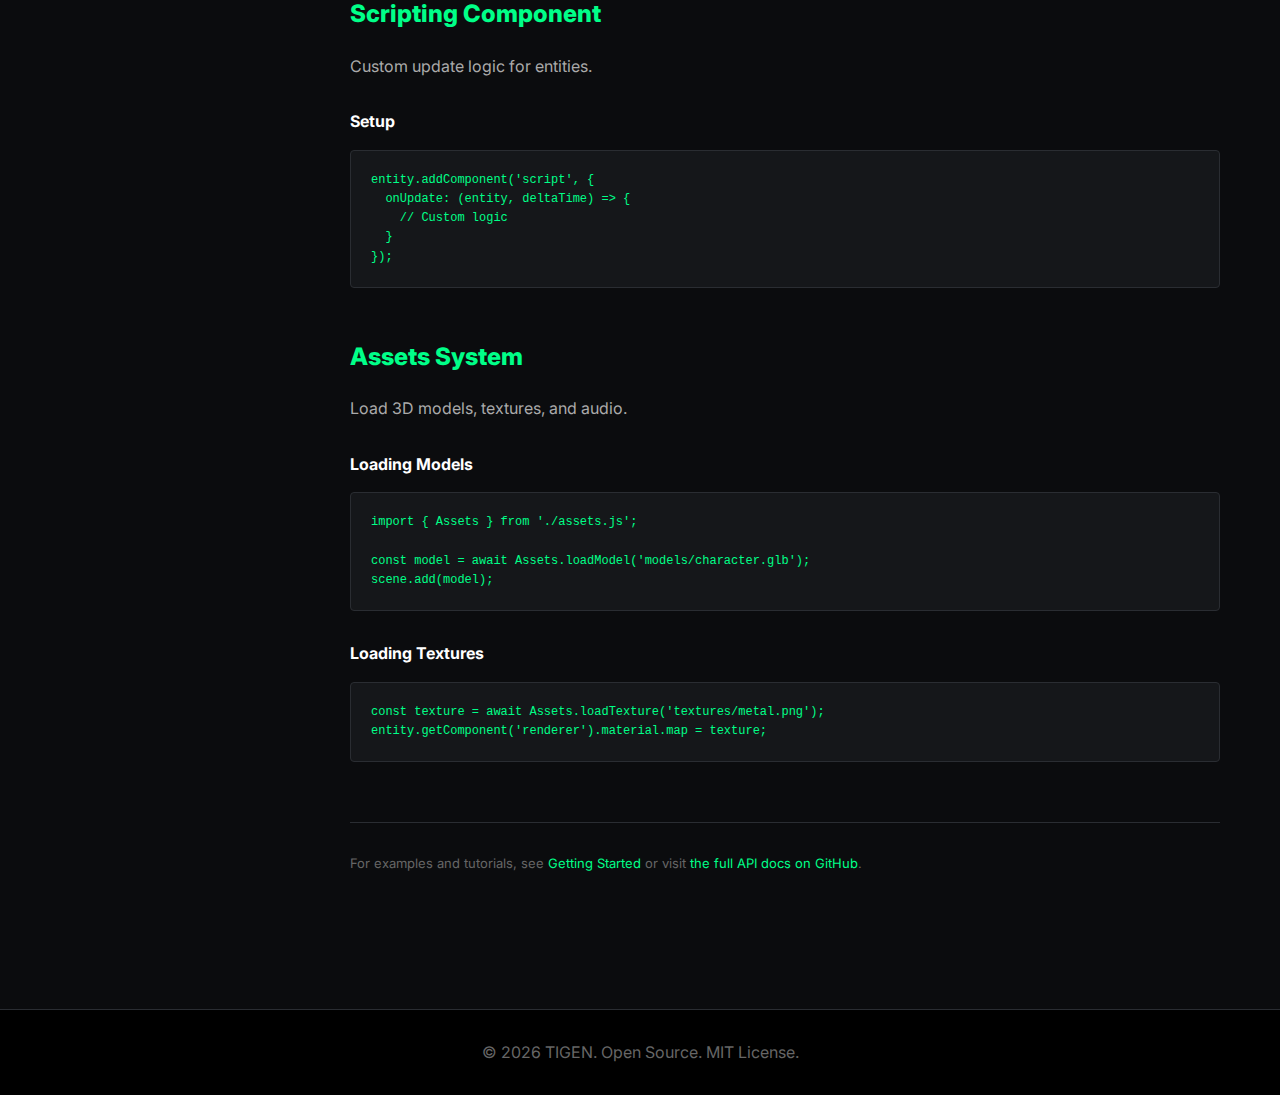
<file: docs/docs-api.html>
<!DOCTYPE html>
<html lang="en">
<head>
  <meta charset="UTF-8">
  <meta name="viewport" content="width=device-width, initial-scale=1.0">
  <title>TIGEN API Reference</title>
  <link href="https://fonts.googleapis.com/css2?family=Inter:wght@400;500;600;700;800;900&display=swap" rel="stylesheet">
  <style>
    * {
      margin: 0;
      padding: 0;
      box-sizing: border-box;
    }

    body {
      font-family: 'Inter', sans-serif;
      background: #0b0c0e;
      color: #ececed;
      line-height: 1.6;
    }

    a {
      color: #00ff88;
      text-decoration: none;
    }

    a:hover {
      opacity: 0.8;
    }

    header {
      background: rgba(0, 0, 0, 0.95);
      border-bottom: 1px solid #2a2d32;
      padding: 20px;
      position: sticky;
      top: 0;
      z-index: 100;
    }

    .header-content {
      max-width: 1200px;
      margin: 0 auto;
      display: flex;
      justify-content: space-between;
      align-items: center;
    }

    .logo {
      font-size: 20px;
      font-weight: 900;
      color: #00ff88;
    }

    .nav-links {
      display: flex;
      gap: 20px;
      list-style: none;
    }

    .nav-links a {
      font-size: 13px;
      color: #aaa;
    }

    .nav-links a:hover {
      color: #00ff88;
    }

    .container {
      max-width: 1200px;
      margin: 0 auto;
      display: grid;
      grid-template-columns: 250px 1fr;
      gap: 40px;
      padding: 40px 20px;
    }

    .sidebar {
      position: sticky;
      top: 100px;
      height: fit-content;
    }

    .sidebar h3 {
      font-size: 12px;
      font-weight: 800;
      text-transform: uppercase;
      color: #666;
      margin-bottom: 15px;
      margin-top: 30px;
    }

    .sidebar h3:first-child {
      margin-top: 0;
    }

    .sidebar ul {
      list-style: none;
    }

    .sidebar li {
      margin-bottom: 8px;
    }

    .sidebar a {
      font-size: 13px;
      color: #aaa;
      display: block;
      padding: 8px 12px;
      border-radius: 4px;
      transition: all 0.2s;
    }

    .sidebar a:hover,
    .sidebar a.active {
      background: rgba(0, 255, 136, 0.1);
      color: #00ff88;
    }

    .content h1 {
      font-size: 36px;
      font-weight: 900;
      margin-bottom: 20px;
    }

    .content h1 span {
      color: #00ff88;
    }

    .content h2 {
      font-size: 24px;
      font-weight: 800;
      margin-top: 50px;
      margin-bottom: 20px;
      color: #00ff88;
    }

    .content h3 {
      font-size: 16px;
      font-weight: 700;
      margin-top: 30px;
      margin-bottom: 15px;
      color: #fff;
    }

    .api-block {
      background: #15171a;
      border: 1px solid #2a2d32;
      padding: 20px;
      border-radius: 4px;
      margin-bottom: 20px;
      font-family: 'JetBrains Mono', monospace;
      font-size: 12px;
      color: #00ff88;
      line-height: 1.6;
      overflow-x: auto;
    }

    .api-signature {
      color: #8be9fd;
      margin-bottom: 10px;
    }

    .api-params {
      color: #aaa;
      margin-top: 10px;
      font-size: 11px;
    }

    .content p {
      margin-bottom: 15px;
      color: #aaa;
    }

    .content ul {
      margin-left: 20px;
      margin-bottom: 15px;
    }

    .content li {
      margin-bottom: 8px;
      color: #aaa;
    }

    .note {
      background: rgba(0, 255, 136, 0.1);
      border-left: 3px solid #00ff88;
      padding: 15px;
      border-radius: 4px;
      margin: 20px 0;
      font-size: 14px;
    }

    .note strong {
      color: #00ff88;
    }

    footer {
      background: #000;
      border-top: 1px solid #2a2d32;
      padding: 30px 20px;
      text-align: center;
      color: #666;
      margin-top: 80px;
    }

    @media (max-width: 768px) {
      .container {
        grid-template-columns: 1fr;
        gap: 20px;
      }

      .sidebar {
        position: relative;
        top: 0;
      }

      .content h1 {
        font-size: 24px;
      }

      .header-content {
        flex-direction: column;
        gap: 15px;
      }
    }
  </style>
</head>
<body>

<header>
  <div class="header-content">
    <div class="logo">TIGEN API</div>
    <ul class="nav-links">
      <li><a href="index.html">← Back to Home</a></li>
      <li><a href="docs-getting-started.html">Getting Started</a></li>
      <li><a href="https://github.com/terminaljoint/TIGEN" target="_blank">GitHub</a></li>
    </ul>
  </div>
</header>

<div class="container">
  <aside class="sidebar">
    <h3>Core Classes</h3>
    <ul>
      <li><a href="#engine" class="active">Engine</a></li>
      <li><a href="#scene">Scene</a></li>
      <li><a href="#entity">Entity</a></li>
      <li><a href="#transform">Transform</a></li>
    </ul>
    <h3>Components</h3>
    <ul>
      <li><a href="#renderer">Renderer</a></li>
      <li><a href="#physics">Physics</a></li>
      <li><a href="#audio">Audio</a></li>
      <li><a href="#animation">Animation</a></li>
      <li><a href="#particles">Particles</a></li>
    </ul>
    <h3>Systems</h3>
    <ul>
      <li><a href="#input">Input</a></li>
      <li><a href="#scripting">Scripting</a></li>
      <li><a href="#assets">Assets</a></li>
    </ul>
  </aside>

  <main class="content">
    <h1><span>TIGEN</span> API Reference</h1>
    <p style="color: #aaa; margin-bottom: 40px;">Complete reference for all TIGEN classes, methods, and properties.</p>

    <!-- Engine -->
    <section id="engine">
      <h2>Engine</h2>
      <p>The main engine class that manages the game loop, rendering, and systems.</p>

      <h3>Constructor</h3>
      <div class="api-block">
        <div class="api-signature">new Engine(config)</div>
        <div class="api-params">Parameters:<br>
        config.canvas {HTMLCanvasElement} - Target canvas (auto-created if omitted)<br>
        config.width {number} - Canvas width (default: window.innerWidth)<br>
        config.height {number} - Canvas height (default: window.innerHeight)
        </div>
      </div>

      <h3>Methods</h3>
      <div class="api-block">
        <div class="api-signature">engine.run()</div>
        Start the engine and main game loop.
      </div>

      <div class="api-block">
        <div class="api-signature">engine.stop()</div>
        Stop the engine and game loop.
      </div>

      <div class="api-block">
        <div class="api-signature">engine.onUpdate(callback)</div>
        <div class="api-params">
        Callback: (deltaTime) => void<br>
        Register a function to run every frame.
        </div>
      </div>

      <div class="api-block">
        <div class="api-signature">engine.getScene()</div>
        <div class="api-params">Returns: Scene - The active scene.</div>
      </div>
    </section>

    <!-- Scene -->
    <section id="scene">
      <h2>Scene</h2>
      <p>Container for entities and the 3D world.</p>

      <h3>Constructor</h3>
      <div class="api-block">
        <div class="api-signature">new Scene(engine, config)</div>
        <div class="api-params">Parameters:<br>
        engine {Engine} - Parent engine<br>
        config.background {number} - Background color (hex, default: 0x000000)
        </div>
      </div>

      <h3>Methods</h3>
      <div class="api-block">
        <div class="api-signature">scene.create(config)</div>
        <div class="api-params">
        Create and return a new entity.<br>
        Returns: Entity
        </div>
      </div>

      <div class="api-block">
        <div class="api-signature">scene.find(name)</div>
        <div class="api-params">
        Find entity by name.<br>
        Returns: Entity | null
        </div>
      </div>

      <div class="api-block">
        <div class="api-signature">scene.destroy(entity)</div>
        Remove entity from scene.
      </div>

      <div class="api-block">
        <div class="api-signature">scene.getEntities()</div>
        <div class="api-params">
        Get all entities in scene.<br>
        Returns: Entity[]
        </div>
      </div>
    </section>

    <!-- Entity -->
    <section id="entity">
      <h2>Entity</h2>
      <p>Base object in TIGEN. Containers for components.</p>

      <h3>Properties</h3>
      <div class="api-block">
        entity.name {string} - Entity identifier<br>
        entity.transform {Transform} - Position, rotation, scale<br>
        entity.active {boolean} - Whether entity updates each frame
      </div>

      <h3>Methods</h3>
      <div class="api-block">
        <div class="api-signature">entity.addComponent(name, config)</div>
        <div class="api-params">
        Attach a component to entity.<br>
        Returns: Component
        </div>
      </div>

      <div class="api-block">
        <div class="api-signature">entity.getComponent(name)</div>
        <div class="api-params">
        Retrieve a component.<br>
        Returns: Component | null
        </div>
      </div>

      <div class="api-block">
        <div class="api-signature">entity.removeComponent(name)</div>
        Detach a component.
      </div>

      <div class="api-block">
        <div class="api-signature">entity.on(eventName, callback)</div>
        Listen for events (e.g., 'collision').
      </div>

      <div class="api-block">
        <div class="api-signature">entity.emit(eventName, data)</div>
        Trigger an event.
      </div>
    </section>

    <!-- Transform -->
    <section id="transform">
      <h2>Transform</h2>
      <p>Manages position, rotation, and scale.</p>

      <h3>Properties</h3>
      <div class="api-block">
        transform.position {[x, y, z]} - World position<br>
        transform.rotation {[x, y, z]} - Euler angles (radians)<br>
        transform.scale {[x, y, z]} - Scale factors<br>
        transform.parent {Entity} - Parent entity (for hierarchy)
      </div>

      <h3>Methods</h3>
      <div class="api-block">
        <div class="api-signature">transform.setPosition(x, y, z)</div>
        Update position.
      </div>

      <div class="api-block">
        <div class="api-signature">transform.setRotation(x, y, z)</div>
        Update rotation (in radians).
      </div>

      <div class="api-block">
        <div class="api-signature">transform.setScale(x, y, z)</div>
        Update scale.
      </div>

      <div class="api-block">
        <div class="api-signature">transform.translate(x, y, z)</div>
        Move relative to current position.
      </div>

      <div class="api-block">
        <div class="api-signature">transform.lookAt(target)</div>
        <div class="api-params">
        target {[x, y, z]} | Entity<br>
        Orient entity to face target.
        </div>
      </div>
    </section>

    <!-- Renderer -->
    <section id="renderer">
      <h2>Renderer Component</h2>
      <p>Controls visual appearance with PBR materials.</p>

      <h3>Setup</h3>
      <div class="api-block">
entity.addComponent('renderer', {<br>
&nbsp;&nbsp;geometry: 'box',  // or 'sphere', 'plane', 'cylinder'<br>
&nbsp;&nbsp;material: {<br>
&nbsp;&nbsp;&nbsp;&nbsp;color: 0x00ff88,<br>
&nbsp;&nbsp;&nbsp;&nbsp;metallic: 0.5,    // 0-1<br>
&nbsp;&nbsp;&nbsp;&nbsp;roughness: 0.5,   // 0-1<br>
&nbsp;&nbsp;&nbsp;&nbsp;emissive: 0x000000<br>
&nbsp;&nbsp;}<br>
});
      </div>

      <h3>Properties</h3>
      <div class="api-block">
        renderer.visible {boolean} - Show/hide entity<br>
        renderer.castShadow {boolean} - Cast shadows<br>
        renderer.receiveShadow {boolean} - Receive shadows
      </div>
    </section>

    <!-- Physics -->
    <section id="physics">
      <h2>Physics Component</h2>
      <p>Rigid body dynamics and collision detection.</p>

      <h3>Setup</h3>
      <div class="api-block">
entity.addComponent('physics', {<br>
&nbsp;&nbsp;type: 'rigid',     // 'rigid', 'static', 'kinematic'<br>
&nbsp;&nbsp;mass: 1,<br>
&nbsp;&nbsp;friction: 0.5,<br>
&nbsp;&nbsp;restitution: 0.2,  // bounciness<br>
&nbsp;&nbsp;collider: {<br>
&nbsp;&nbsp;&nbsp;&nbsp;type: 'box',   // 'box', 'sphere'<br>
&nbsp;&nbsp;&nbsp;&nbsp;size: [1, 1, 1]<br>
&nbsp;&nbsp;}<br>
});
      </div>

      <h3>Methods</h3>
      <div class="api-block">
        <div class="api-signature">physics.applyForce(x, y, z)</div>
        Apply impulse-based force.
      </div>

      <div class="api-block">
        <div class="api-signature">physics.setVelocity(x, y, z)</div>
        Set linear velocity directly.
      </div>

      <div class="api-block">
        <div class="api-signature">entity.on('collision', (other) => {})</div>
        Listen for collisions.
      </div>
    </section>

    <!-- Audio -->
    <section id="audio">
      <h2>Audio Component</h2>
      <p>Spatial 3D audio with attenuation.</p>

      <h3>Setup</h3>
      <div class="api-block">
entity.addComponent('audio', {<br>
&nbsp;&nbsp;source: 'sounds/effect.ogg',<br>
&nbsp;&nbsp;volume: 0.8,<br>
&nbsp;&nbsp;loop: false,<br>
&nbsp;&nbsp;maxDistance: 50<br>
});
      </div>

      <h3>Methods</h3>
      <div class="api-block">
        <div class="api-signature">audio.play()</div>
        Start playback.
      </div>

      <div class="api-block">
        <div class="api-signature">audio.pause()</div>
        Pause playback.
      </div>

      <div class="api-block">
        <div class="api-signature">audio.stop()</div>
        Stop and reset.
      </div>
    </section>

    <!-- Animation -->
    <section id="animation">
      <h2>Animation Component</h2>
      <p>Time-based animations for transforms.</p>

      <h3>Setup</h3>
      <div class="api-block">
entity.addComponent('animation', {<br>
&nbsp;&nbsp;targetProperty: 'rotation.y',<br>
&nbsp;&nbsp;startValue: 0,<br>
&nbsp;&nbsp;endValue: Math.PI * 2,<br>
&nbsp;&nbsp;duration: 3,    // seconds<br>
&nbsp;&nbsp;easing: 'linear', // 'easeInOut', etc<br>
&nbsp;&nbsp;loop: true<br>
});
      </div>

      <h3>Methods</h3>
      <div class="api-block">
        <div class="api-signature">animation.play()</div>
        Start animation.
      </div>

      <div class="api-block">
        <div class="api-signature">animation.pause()</div>
        Pause animation.
      </div>

      <div class="api-block">
        <div class="api-signature">animation.reset()</div>
        Reset to start.
      </div>
    </section>

    <!-- Particles -->
    <section id="particles">
      <h2>Particles Component</h2>
      <p>GPU-accelerated particle effects.</p>

      <h3>Setup</h3>
      <div class="api-block">
entity.addComponent('particles', {<br>
&nbsp;&nbsp;count: 1000,<br>
&nbsp;&nbsp;lifetime: 2,<br>
&nbsp;&nbsp;emissionRate: 100,<br>
&nbsp;&nbsp;velocity: [0, 1, 0],<br>
&nbsp;&nbsp;material: { color: 0xff0000 }<br>
});
      </div>

      <h3>Methods</h3>
      <div class="api-block">
        <div class="api-signature">particles.emit(count)</div>
        Emit particles immediately.
      </div>
    </section>

    <!-- Input -->
    <section id="input">
      <h2>Input System</h2>
      <p>Keyboard, mouse, and gamepad input.</p>

      <h3>Usage</h3>
      <div class="api-block">
import { Input } from './input.js';<br>
<br>
engine.onUpdate(() => {<br>
&nbsp;&nbsp;if (Input.isKeyDown('w')) {<br>
&nbsp;&nbsp;&nbsp;&nbsp;// Move forward<br>
&nbsp;&nbsp;}<br>
});
      </div>

      <h3>Methods</h3>
      <div class="api-block">
        <div class="api-signature">Input.isKeyDown(key)</div>
        Check if key is currently pressed.
      </div>

      <div class="api-block">
        <div class="api-signature">Input.getMousePosition()</div>
        <div class="api-params">
        Returns: {x, y} - Mouse coordinates
        </div>
      </div>
    </section>

    <!-- Scripting -->
    <section id="scripting">
      <h2>Scripting Component</h2>
      <p>Custom update logic for entities.</p>

      <h3>Setup</h3>
      <div class="api-block">
entity.addComponent('script', {<br>
&nbsp;&nbsp;onUpdate: (entity, deltaTime) => {<br>
&nbsp;&nbsp;&nbsp;&nbsp;// Custom logic<br>
&nbsp;&nbsp;}<br>
});
      </div>
    </section>

    <!-- Assets -->
    <section id="assets">
      <h2>Assets System</h2>
      <p>Load 3D models, textures, and audio.</p>

      <h3>Loading Models</h3>
      <div class="api-block">
import { Assets } from './assets.js';<br>
<br>
const model = await Assets.loadModel('models/character.glb');<br>
scene.add(model);
      </div>

      <h3>Loading Textures</h3>
      <div class="api-block">
const texture = await Assets.loadTexture('textures/metal.png');<br>
entity.getComponent('renderer').material.map = texture;
      </div>
    </section>

    <div style="margin-top: 60px; padding-top: 30px; border-top: 1px solid #2a2d32;">
      <p style="color: #666; font-size: 13px;">For examples and tutorials, see <a href="docs-getting-started.html">Getting Started</a> or visit <a href="https://github.com/terminaljoint/TIGEN/blob/main/API_REFERENCE.md" target="_blank">the full API docs on GitHub</a>.</p>
    </div>
  </main>
</div>

<footer>
  <p>&copy; 2026 TIGEN. Open Source. MIT License.</p>
</footer>

</body>
</html>
</file>
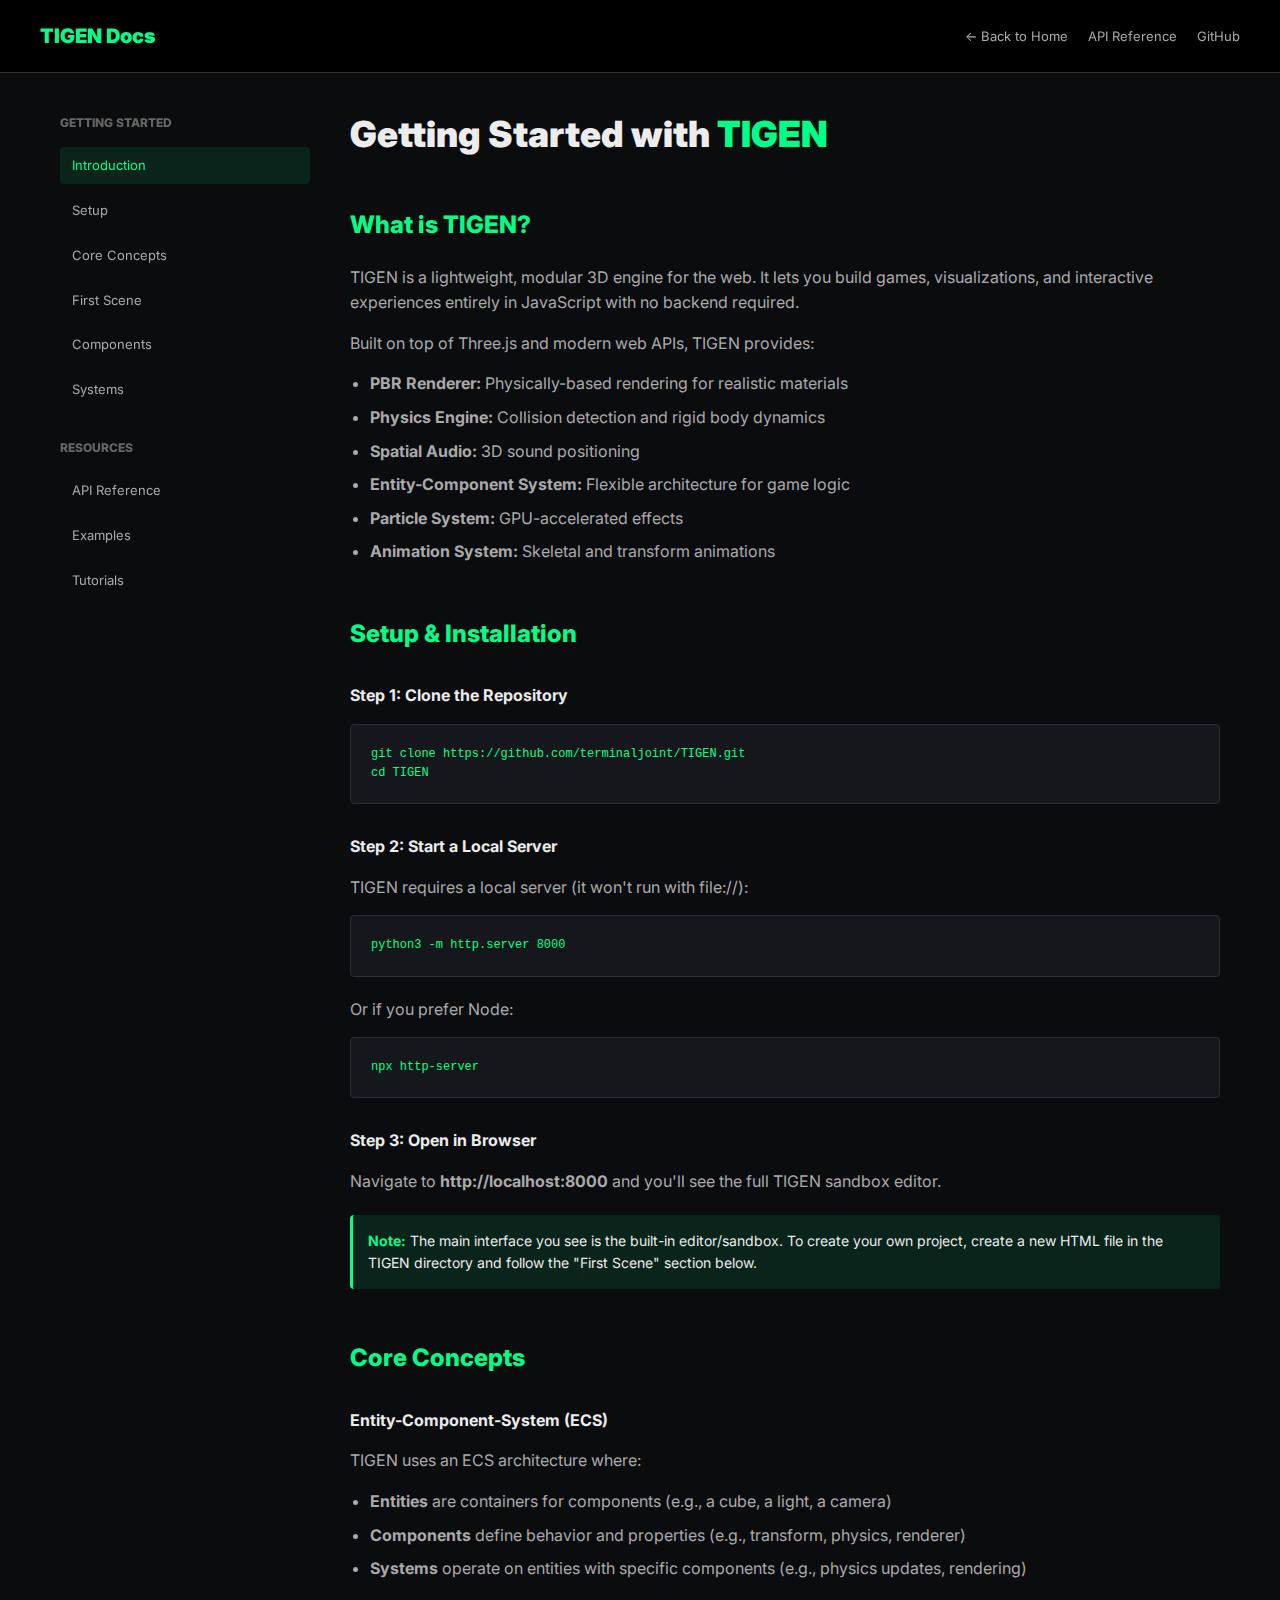
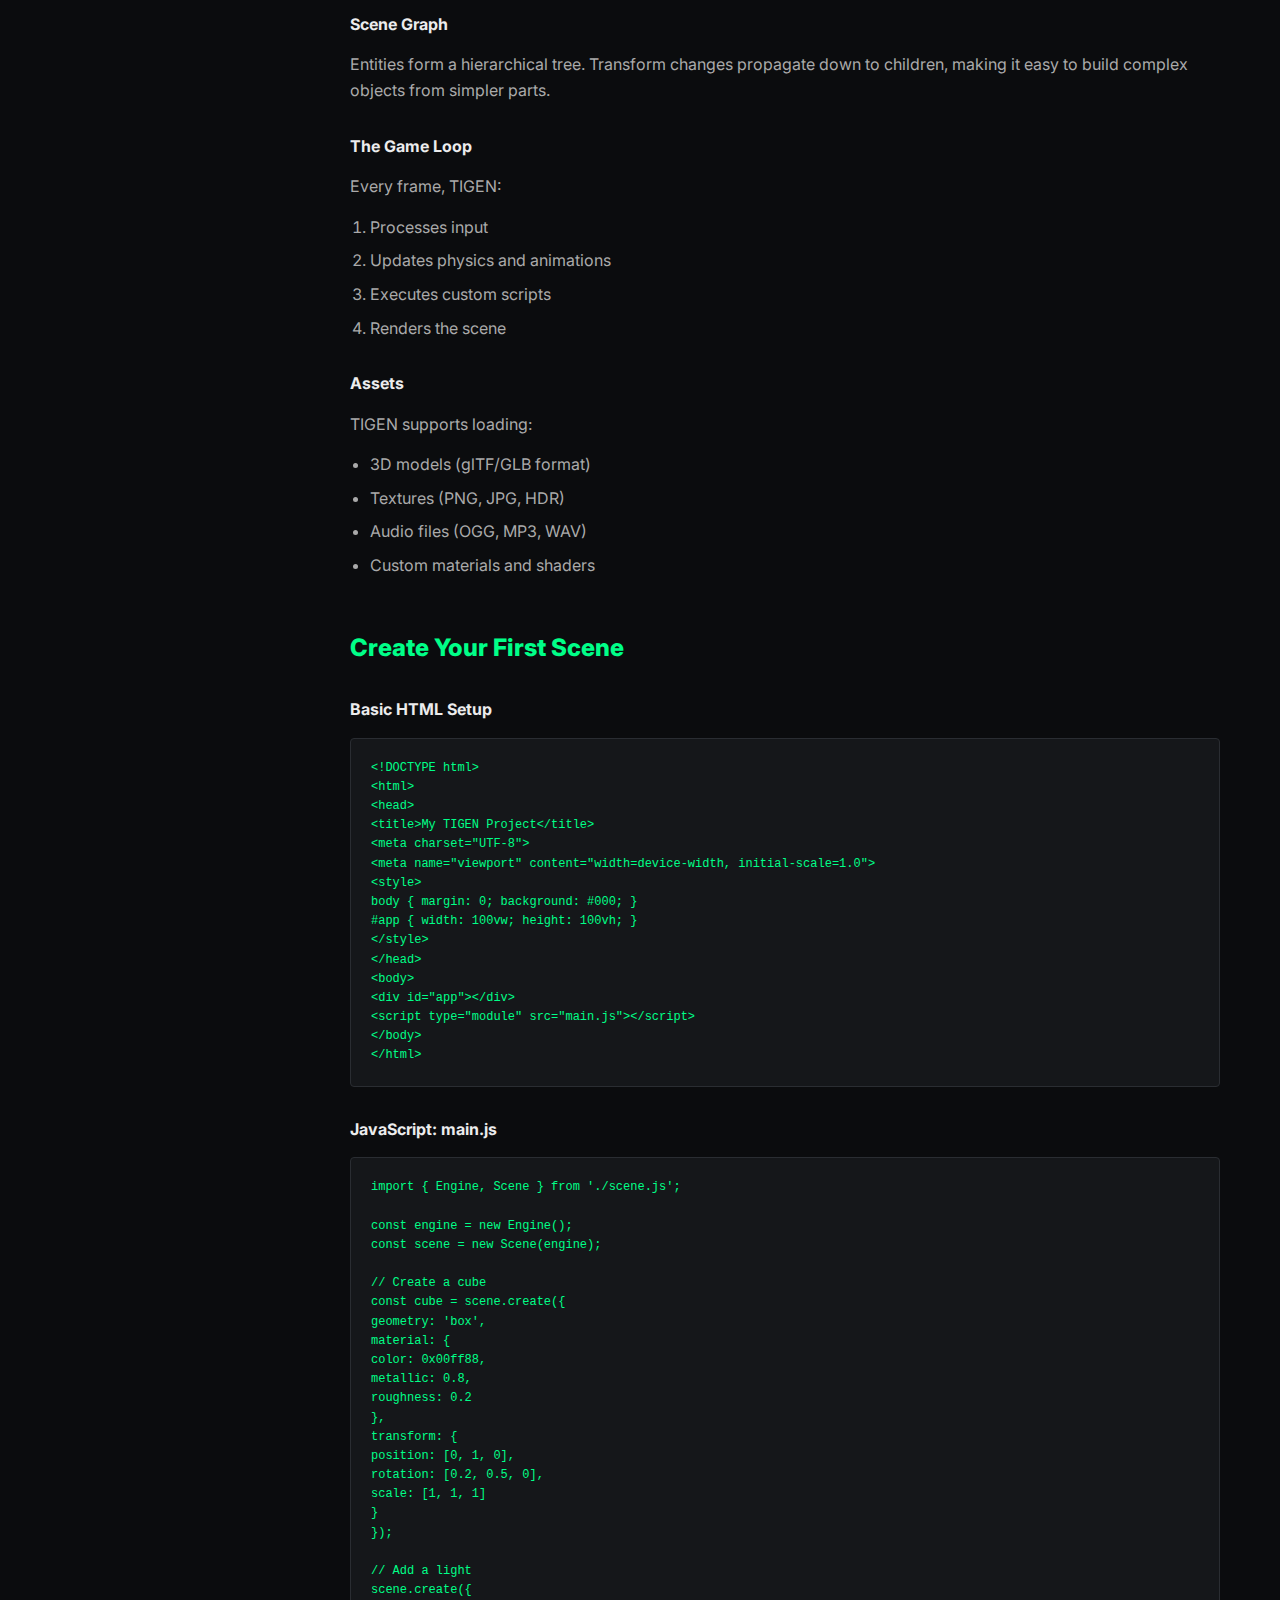
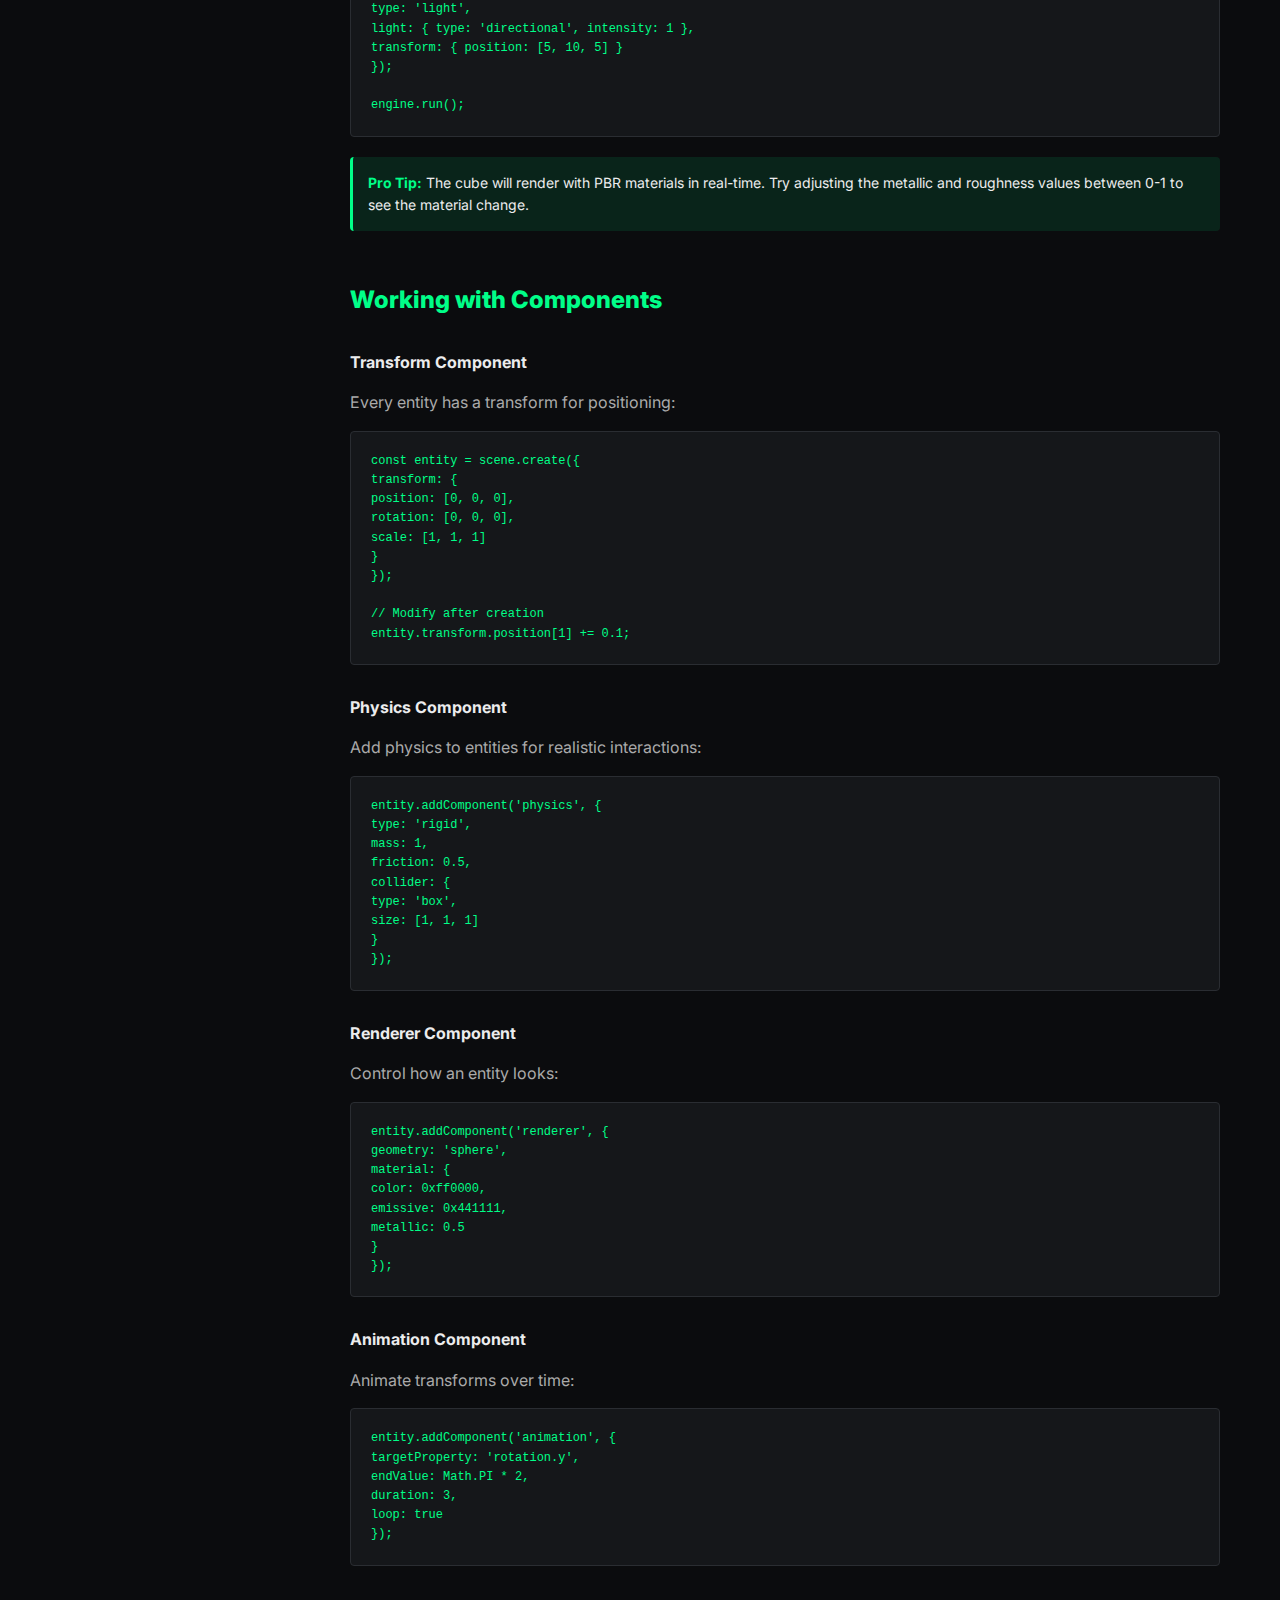
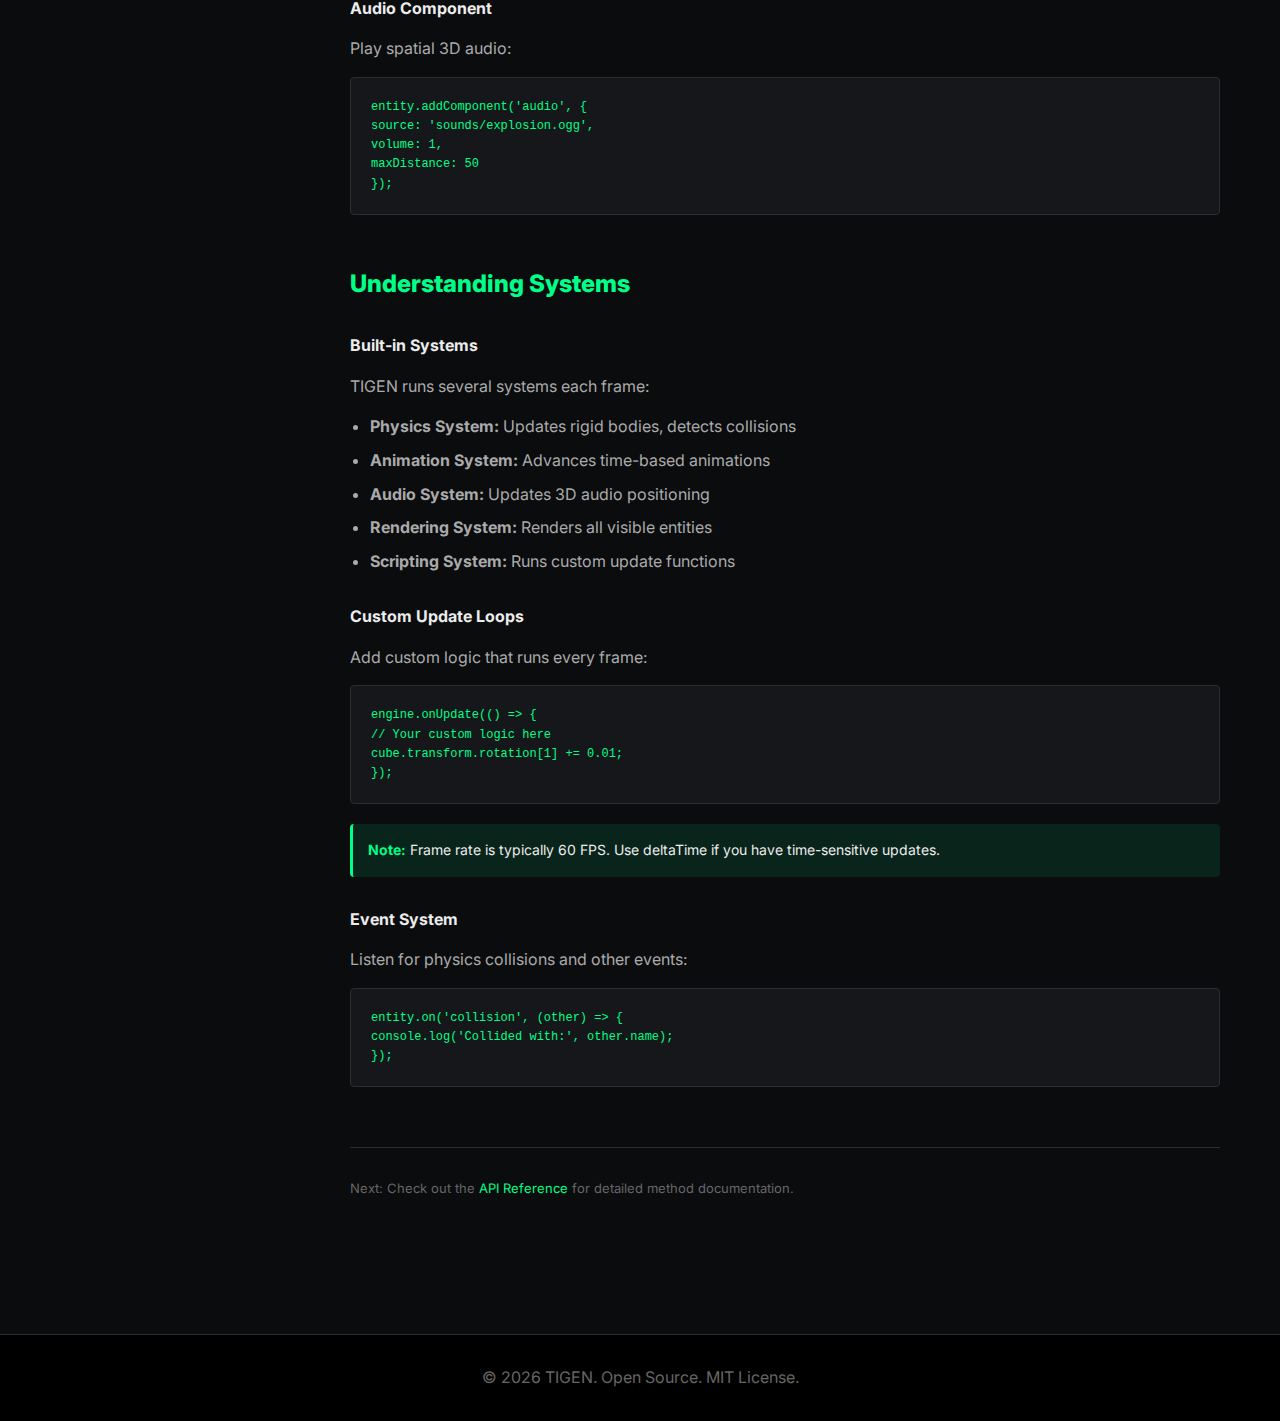
<file: docs/docs-getting-started.html>
<!DOCTYPE html>
<html lang="en">
<head>
  <meta charset="UTF-8">
  <meta name="viewport" content="width=device-width, initial-scale=1.0">
  <title>Getting Started with TIGEN</title>
  <link href="https://fonts.googleapis.com/css2?family=Inter:wght@400;500;600;700;800;900&display=swap" rel="stylesheet">
  <style>
    * {
      margin: 0;
      padding: 0;
      box-sizing: border-box;
    }

    body {
      font-family: 'Inter', sans-serif;
      background: #0b0c0e;
      color: #ececed;
      line-height: 1.6;
    }

    a {
      color: #00ff88;
      text-decoration: none;
    }

    a:hover {
      opacity: 0.8;
    }

    header {
      background: rgba(0, 0, 0, 0.95);
      border-bottom: 1px solid #2a2d32;
      padding: 20px;
      position: sticky;
      top: 0;
      z-index: 100;
    }

    .header-content {
      max-width: 1200px;
      margin: 0 auto;
      display: flex;
      justify-content: space-between;
      align-items: center;
    }

    .logo {
      font-size: 20px;
      font-weight: 900;
      color: #00ff88;
    }

    .nav-links {
      display: flex;
      gap: 20px;
      list-style: none;
    }

    .nav-links a {
      font-size: 13px;
      color: #aaa;
    }

    .nav-links a:hover {
      color: #00ff88;
    }

    .container {
      max-width: 1200px;
      margin: 0 auto;
      display: grid;
      grid-template-columns: 250px 1fr;
      gap: 40px;
      padding: 40px 20px;
    }

    .sidebar {
      position: sticky;
      top: 100px;
      height: fit-content;
    }

    .sidebar h3 {
      font-size: 12px;
      font-weight: 800;
      text-transform: uppercase;
      color: #666;
      margin-bottom: 15px;
    }

    .sidebar ul {
      list-style: none;
    }

    .sidebar li {
      margin-bottom: 8px;
    }

    .sidebar a {
      font-size: 13px;
      color: #aaa;
      display: block;
      padding: 8px 12px;
      border-radius: 4px;
      transition: all 0.2s;
    }

    .sidebar a:hover,
    .sidebar a.active {
      background: rgba(0, 255, 136, 0.1);
      color: #00ff88;
    }

    .content h1 {
      font-size: 36px;
      font-weight: 900;
      margin-bottom: 20px;
      line-height: 1.2;
    }

    .content h1 span {
      color: #00ff88;
    }

    .content h2 {
      font-size: 24px;
      font-weight: 800;
      margin-top: 50px;
      margin-bottom: 20px;
      color: #00ff88;
    }

    .content h3 {
      font-size: 16px;
      font-weight: 700;
      margin-top: 30px;
      margin-bottom: 15px;
    }

    .content p {
      margin-bottom: 15px;
      color: #aaa;
    }

    .content ul,
    .content ol {
      margin-left: 20px;
      margin-bottom: 15px;
    }

    .content li {
      margin-bottom: 8px;
      color: #aaa;
    }

    .code-block {
      background: #15171a;
      border: 1px solid #2a2d32;
      padding: 20px;
      border-radius: 4px;
      overflow-x: auto;
      margin-bottom: 20px;
      font-family: 'JetBrains Mono', monospace;
      font-size: 12px;
      color: #00ff88;
      line-height: 1.6;
    }

    .note {
      background: rgba(0, 255, 136, 0.1);
      border-left: 3px solid #00ff88;
      padding: 15px;
      border-radius: 4px;
      margin: 20px 0;
      font-size: 14px;
    }

    .note strong {
      color: #00ff88;
    }

    footer {
      background: #000;
      border-top: 1px solid #2a2d32;
      padding: 30px 20px;
      text-align: center;
      color: #666;
      margin-top: 80px;
    }

    @media (max-width: 768px) {
      .container {
        grid-template-columns: 1fr;
        gap: 20px;
      }

      .sidebar {
        position: relative;
        top: 0;
      }

      .content h1 {
        font-size: 24px;
      }

      .header-content {
        flex-direction: column;
        gap: 15px;
      }
    }
  </style>
</head>
<body>

<header>
  <div class="header-content">
    <div class="logo">TIGEN Docs</div>
    <ul class="nav-links">
      <li><a href="index.html">← Back to Home</a></li>
      <li><a href="docs-api.html">API Reference</a></li>
      <li><a href="https://github.com/terminaljoint/TIGEN" target="_blank">GitHub</a></li>
    </ul>
  </div>
</header>

<div class="container">
  <aside class="sidebar">
    <h3>Getting Started</h3>
    <ul>
      <li><a href="#intro" class="active">Introduction</a></li>
      <li><a href="#setup">Setup</a></li>
      <li><a href="#core-concepts">Core Concepts</a></li>
      <li><a href="#first-scene">First Scene</a></li>
      <li><a href="#components">Components</a></li>
      <li><a href="#systems">Systems</a></li>
    </ul>
    <h3 style="margin-top: 30px;">Resources</h3>
    <ul>
      <li><a href="docs-api.html">API Reference</a></li>
      <li><a href="https://github.com/terminaljoint/TIGEN/blob/main/EXAMPLES.md" target="_blank">Examples</a></li>
      <li><a href="https://github.com/terminaljoint/TIGEN/blob/main/TUTORIAL.md" target="_blank">Tutorials</a></li>
    </ul>
  </aside>

  <main class="content">
    <h1>Getting Started with <span>TIGEN</span></h1>

    <section id="intro">
      <h2>What is TIGEN?</h2>
      <p>TIGEN is a lightweight, modular 3D engine for the web. It lets you build games, visualizations, and interactive experiences entirely in JavaScript with no backend required.</p>
      <p>Built on top of Three.js and modern web APIs, TIGEN provides:</p>
      <ul>
        <li><strong>PBR Renderer:</strong> Physically-based rendering for realistic materials</li>
        <li><strong>Physics Engine:</strong> Collision detection and rigid body dynamics</li>
        <li><strong>Spatial Audio:</strong> 3D sound positioning</li>
        <li><strong>Entity-Component System:</strong> Flexible architecture for game logic</li>
        <li><strong>Particle System:</strong> GPU-accelerated effects</li>
        <li><strong>Animation System:</strong> Skeletal and transform animations</li>
      </ul>
    </section>

    <section id="setup">
      <h2>Setup & Installation</h2>
      <h3>Step 1: Clone the Repository</h3>
      <div class="code-block">git clone https://github.com/terminaljoint/TIGEN.git<br>cd TIGEN</div>

      <h3>Step 2: Start a Local Server</h3>
      <p>TIGEN requires a local server (it won't run with file://):</p>
      <div class="code-block">python3 -m http.server 8000</div>
      <p>Or if you prefer Node:</p>
      <div class="code-block">npx http-server</div>

      <h3>Step 3: Open in Browser</h3>
      <p>Navigate to <strong>http://localhost:8000</strong> and you'll see the full TIGEN sandbox editor.</p>

      <div class="note">
        <strong>Note:</strong> The main interface you see is the built-in editor/sandbox. To create your own project, create a new HTML file in the TIGEN directory and follow the "First Scene" section below.
      </div>
    </section>

    <section id="core-concepts">
      <h2>Core Concepts</h2>

      <h3>Entity-Component-System (ECS)</h3>
      <p>TIGEN uses an ECS architecture where:</p>
      <ul>
        <li><strong>Entities</strong> are containers for components (e.g., a cube, a light, a camera)</li>
        <li><strong>Components</strong> define behavior and properties (e.g., transform, physics, renderer)</li>
        <li><strong>Systems</strong> operate on entities with specific components (e.g., physics updates, rendering)</li>
      </ul>

      <h3>Scene Graph</h3>
      <p>Entities form a hierarchical tree. Transform changes propagate down to children, making it easy to build complex objects from simpler parts.</p>

      <h3>The Game Loop</h3>
      <p>Every frame, TIGEN:</p>
      <ol>
        <li>Processes input</li>
        <li>Updates physics and animations</li>
        <li>Executes custom scripts</li>
        <li>Renders the scene</li>
      </ol>

      <h3>Assets</h3>
      <p>TIGEN supports loading:</p>
      <ul>
        <li>3D models (glTF/GLB format)</li>
        <li>Textures (PNG, JPG, HDR)</li>
        <li>Audio files (OGG, MP3, WAV)</li>
        <li>Custom materials and shaders</li>
      </ul>
    </section>

    <section id="first-scene">
      <h2>Create Your First Scene</h2>

      <h3>Basic HTML Setup</h3>
      <div class="code-block">&lt;!DOCTYPE html&gt;<br>&lt;html&gt;<br>&lt;head&gt;<br>  &lt;title&gt;My TIGEN Project&lt;/title&gt;<br>  &lt;meta charset="UTF-8"&gt;<br>  &lt;meta name="viewport" content="width=device-width, initial-scale=1.0"&gt;<br>  &lt;style&gt;<br>    body { margin: 0; background: #000; }<br>    #app { width: 100vw; height: 100vh; }<br>  &lt;/style&gt;<br>&lt;/head&gt;<br>&lt;body&gt;<br>  &lt;div id="app"&gt;&lt;/div&gt;<br>  &lt;script type="module" src="main.js"&gt;&lt;/script&gt;<br>&lt;/body&gt;<br>&lt;/html&gt;</div>

      <h3>JavaScript: main.js</h3>
      <div class="code-block">import { Engine, Scene } from './scene.js';<br><br>const engine = new Engine();<br>const scene = new Scene(engine);<br><br>// Create a cube<br>const cube = scene.create({<br>  geometry: 'box',<br>  material: {<br>    color: 0x00ff88,<br>    metallic: 0.8,<br>    roughness: 0.2<br>  },<br>  transform: {<br>    position: [0, 1, 0],<br>    rotation: [0.2, 0.5, 0],<br>    scale: [1, 1, 1]<br>  }<br>});<br><br>// Add a light<br>scene.create({<br>  type: 'light',<br>  light: { type: 'directional', intensity: 1 },<br>  transform: { position: [5, 10, 5] }<br>});<br><br>engine.run();</div>

      <div class="note">
        <strong>Pro Tip:</strong> The cube will render with PBR materials in real-time. Try adjusting the metallic and roughness values between 0-1 to see the material change.
      </div>
    </section>

    <section id="components">
      <h2>Working with Components</h2>

      <h3>Transform Component</h3>
      <p>Every entity has a transform for positioning:</p>
      <div class="code-block">const entity = scene.create({<br>  transform: {<br>    position: [0, 0, 0],<br>    rotation: [0, 0, 0],<br>    scale: [1, 1, 1]<br>  }<br>});<br><br>// Modify after creation<br>entity.transform.position[1] += 0.1;</div>

      <h3>Physics Component</h3>
      <p>Add physics to entities for realistic interactions:</p>
      <div class="code-block">entity.addComponent('physics', {<br>  type: 'rigid',<br>  mass: 1,<br>  friction: 0.5,<br>  collider: {<br>    type: 'box',<br>    size: [1, 1, 1]<br>  }<br>});</div>

      <h3>Renderer Component</h3>
      <p>Control how an entity looks:</p>
      <div class="code-block">entity.addComponent('renderer', {<br>  geometry: 'sphere',<br>  material: {<br>    color: 0xff0000,<br>    emissive: 0x441111,<br>    metallic: 0.5<br>  }<br>});</div>

      <h3>Animation Component</h3>
      <p>Animate transforms over time:</p>
      <div class="code-block">entity.addComponent('animation', {<br>  targetProperty: 'rotation.y',<br>  endValue: Math.PI * 2,<br>  duration: 3,<br>  loop: true<br>});</div>

      <h3>Audio Component</h3>
      <p>Play spatial 3D audio:</p>
      <div class="code-block">entity.addComponent('audio', {<br>  source: 'sounds/explosion.ogg',<br>  volume: 1,<br>  maxDistance: 50<br>});</div>
    </section>

    <section id="systems">
      <h2>Understanding Systems</h2>

      <h3>Built-in Systems</h3>
      <p>TIGEN runs several systems each frame:</p>
      <ul>
        <li><strong>Physics System:</strong> Updates rigid bodies, detects collisions</li>
        <li><strong>Animation System:</strong> Advances time-based animations</li>
        <li><strong>Audio System:</strong> Updates 3D audio positioning</li>
        <li><strong>Rendering System:</strong> Renders all visible entities</li>
        <li><strong>Scripting System:</strong> Runs custom update functions</li>
      </ul>

      <h3>Custom Update Loops</h3>
      <p>Add custom logic that runs every frame:</p>
      <div class="code-block">engine.onUpdate(() => {<br>  // Your custom logic here<br>  cube.transform.rotation[1] += 0.01;<br>});</div>

      <div class="note">
        <strong>Note:</strong> Frame rate is typically 60 FPS. Use deltaTime if you have time-sensitive updates.
      </div>

      <h3>Event System</h3>
      <p>Listen for physics collisions and other events:</p>
      <div class="code-block">entity.on('collision', (other) => {<br>  console.log('Collided with:', other.name);<br>});</div>
    </section>

    <div style="margin-top: 60px; padding-top: 30px; border-top: 1px solid #2a2d32;">
      <p style="color: #666; font-size: 13px;">Next: Check out the <a href="docs-api.html">API Reference</a> for detailed method documentation.</p>
    </div>
  </main>
</div>

<footer>
  <p>&copy; 2026 TIGEN. Open Source. MIT License.</p>
</footer>

</body>
</html>
</file>
